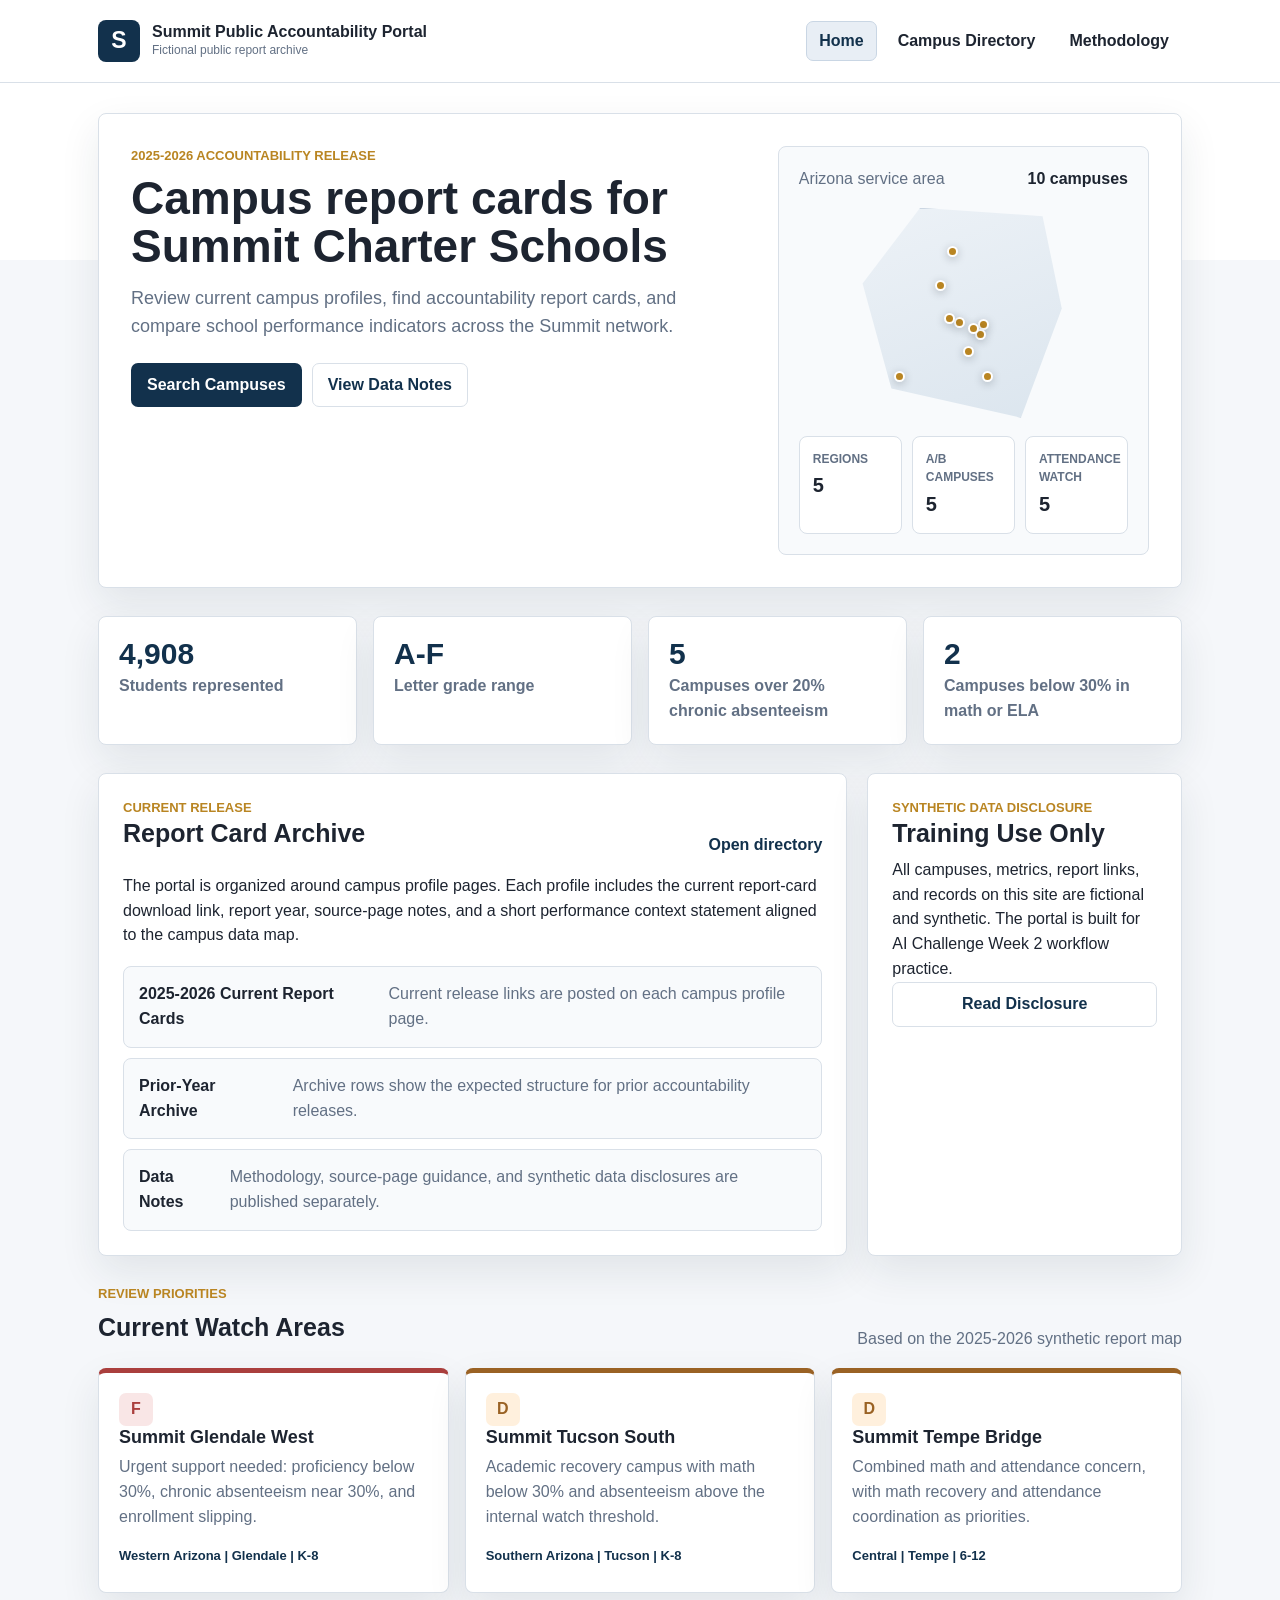
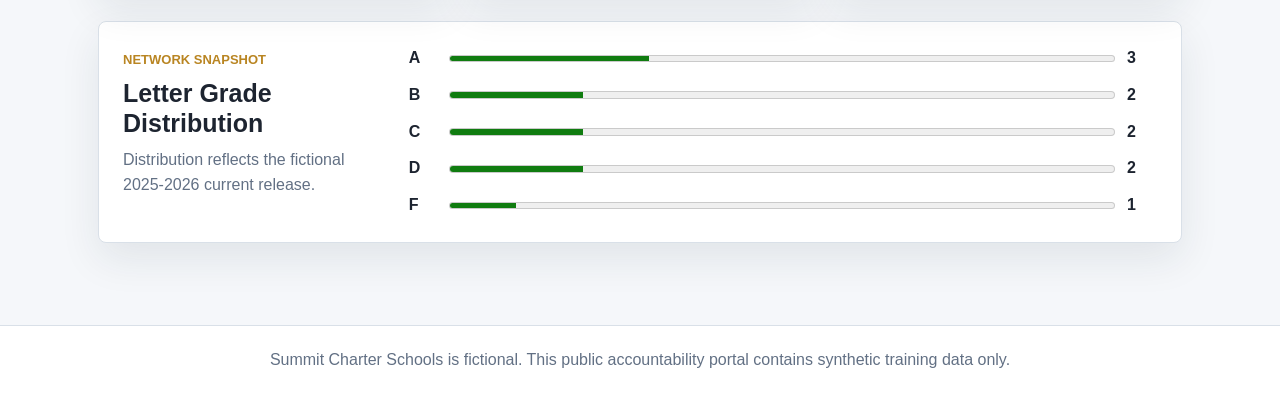
<file: index.html>
<!doctype html>
<html lang="en">
<head>
  <meta charset="utf-8">
  <meta name="viewport" content="width=device-width, initial-scale=1">
  <title>Summit Public Accountability Portal</title>
  <link rel="stylesheet" href="styles.css">
</head>
<body>
  <header class="site-header">
    <div class="header-inner">
      <a class="brand" href="index.html" aria-label="Summit Public Accountability Portal home">
        <span class="brand-mark">S</span>
        <span>
          <strong>Summit Public Accountability Portal</strong>
          <small>Fictional public report archive</small>
        </span>
      </a>
      <nav aria-label="Primary navigation">
        <a href="index.html" aria-current="page">Home</a>
        <a href="campus-directory.html">Campus Directory</a>
        <a href="methodology.html">Methodology</a>
      </nav>
    </div>
  </header>

  <main>
    <section class="home-hero">
      <div class="hero-copy">
        <p class="eyebrow">2025-2026 Accountability Release</p>
        <h1>Campus report cards for Summit Charter Schools</h1>
        <p class="lede">Review current campus profiles, find accountability report cards, and compare school performance indicators across the Summit network.</p>
        <div class="hero-actions" aria-label="Primary actions">
          <a class="button primary" href="campus-directory.html">Search Campuses</a>
          <a class="button secondary" href="methodology.html">View Data Notes</a>
        </div>
      </div>

      <div class="release-visual" aria-label="Arizona campus region overview">
        <div class="map-card">
          <div class="map-title">
            <span>Arizona service area</span>
            <strong>10 campuses</strong>
          </div>
          <div class="az-map" aria-hidden="true">
            <span class="map-dot phoenix"></span>
            <span class="map-dot mesa"></span>
            <span class="map-dot tucson"></span>
            <span class="map-dot flagstaff"></span>
            <span class="map-dot yuma"></span>
            <span class="map-dot chandler"></span>
            <span class="map-dot glendale"></span>
            <span class="map-dot tempe"></span>
            <span class="map-dot maricopa"></span>
            <span class="map-dot prescott"></span>
          </div>
          <dl class="mini-facts">
            <div><dt>Regions</dt><dd>5</dd></div>
            <div><dt>A/B campuses</dt><dd>5</dd></div>
            <div><dt>Attendance watch</dt><dd>5</dd></div>
          </dl>
        </div>
      </div>
    </section>

    <section class="summary-strip" aria-label="Network summary">
      <article class="summary-card">
        <span class="metric-value">4,908</span>
        <span class="metric-label">Students represented</span>
      </article>
      <article class="summary-card">
        <span class="metric-value">A-F</span>
        <span class="metric-label">Letter grade range</span>
      </article>
      <article class="summary-card">
        <span class="metric-value">5</span>
        <span class="metric-label">Campuses over 20% chronic absenteeism</span>
      </article>
      <article class="summary-card">
        <span class="metric-value">2</span>
        <span class="metric-label">Campuses below 30% in math or ELA</span>
      </article>
    </section>

    <section class="portal-grid">
      <article class="wide-panel">
        <div class="section-heading">
          <div>
            <p class="eyebrow">Current release</p>
            <h2>Report Card Archive</h2>
          </div>
          <a class="text-link" href="campus-directory.html">Open directory</a>
        </div>
        <p>The portal is organized around campus profile pages. Each profile includes the current report-card download link, report year, source-page notes, and a short performance context statement aligned to the campus data map.</p>
        <div class="archive-list">
          <div>
            <strong>2025-2026 Current Report Cards</strong>
            <span>Current release links are posted on each campus profile page.</span>
          </div>
          <div>
            <strong>Prior-Year Archive</strong>
            <span>Archive rows show the expected structure for prior accountability releases.</span>
          </div>
          <div>
            <strong>Data Notes</strong>
            <span>Methodology, source-page guidance, and synthetic data disclosures are published separately.</span>
          </div>
        </div>
      </article>

      <aside class="side-panel">
        <p class="eyebrow">Synthetic data disclosure</p>
        <h2>Training Use Only</h2>
        <p>All campuses, metrics, report links, and records on this site are fictional and synthetic. The portal is built for AI Challenge Week 2 workflow practice.</p>
        <a class="button secondary full" href="methodology.html#synthetic-data">Read Disclosure</a>
      </aside>
    </section>

    <section>
      <div class="section-heading">
        <div>
          <p class="eyebrow">Review priorities</p>
          <h2>Current Watch Areas</h2>
        </div>
        <span class="muted">Based on the 2025-2026 synthetic report map</span>
      </div>
      <div class="campus-cards">
        <a class="campus-card urgent" href="campuses/summit-glendale-west.html">
          <span class="badge badge-f">F</span>
          <h3>Summit Glendale West</h3>
          <p>Urgent support needed: proficiency below 30%, chronic absenteeism near 30%, and enrollment slipping.</p>
          <span class="card-meta">Western Arizona | Glendale | K-8</span>
        </a>
        <a class="campus-card watch" href="campuses/summit-tucson-south.html">
          <span class="badge badge-d">D</span>
          <h3>Summit Tucson South</h3>
          <p>Academic recovery campus with math below 30% and absenteeism above the internal watch threshold.</p>
          <span class="card-meta">Southern Arizona | Tucson | K-8</span>
        </a>
        <a class="campus-card watch" href="campuses/summit-tempe-bridge.html">
          <span class="badge badge-d">D</span>
          <h3>Summit Tempe Bridge</h3>
          <p>Combined math and attendance concern, with math recovery and attendance coordination as priorities.</p>
          <span class="card-meta">Central | Tempe | 6-12</span>
        </a>
      </div>
    </section>

    <section class="grade-panel" aria-label="Letter grade distribution">
      <div>
        <p class="eyebrow">Network snapshot</p>
        <h2>Letter Grade Distribution</h2>
        <p class="muted">Distribution reflects the fictional 2025-2026 current release.</p>
      </div>
      <div class="grade-bars">
        <div><span>A</span><meter min="0" max="10" value="3"></meter><strong>3</strong></div>
        <div><span>B</span><meter min="0" max="10" value="2"></meter><strong>2</strong></div>
        <div><span>C</span><meter min="0" max="10" value="2"></meter><strong>2</strong></div>
        <div><span>D</span><meter min="0" max="10" value="2"></meter><strong>2</strong></div>
        <div><span>F</span><meter min="0" max="10" value="1"></meter><strong>1</strong></div>
      </div>
    </section>
  </main>

  <footer>
    <p>Summit Charter Schools is fictional. This public accountability portal contains synthetic training data only.</p>
  </footer>
</body>
</html>
</file>
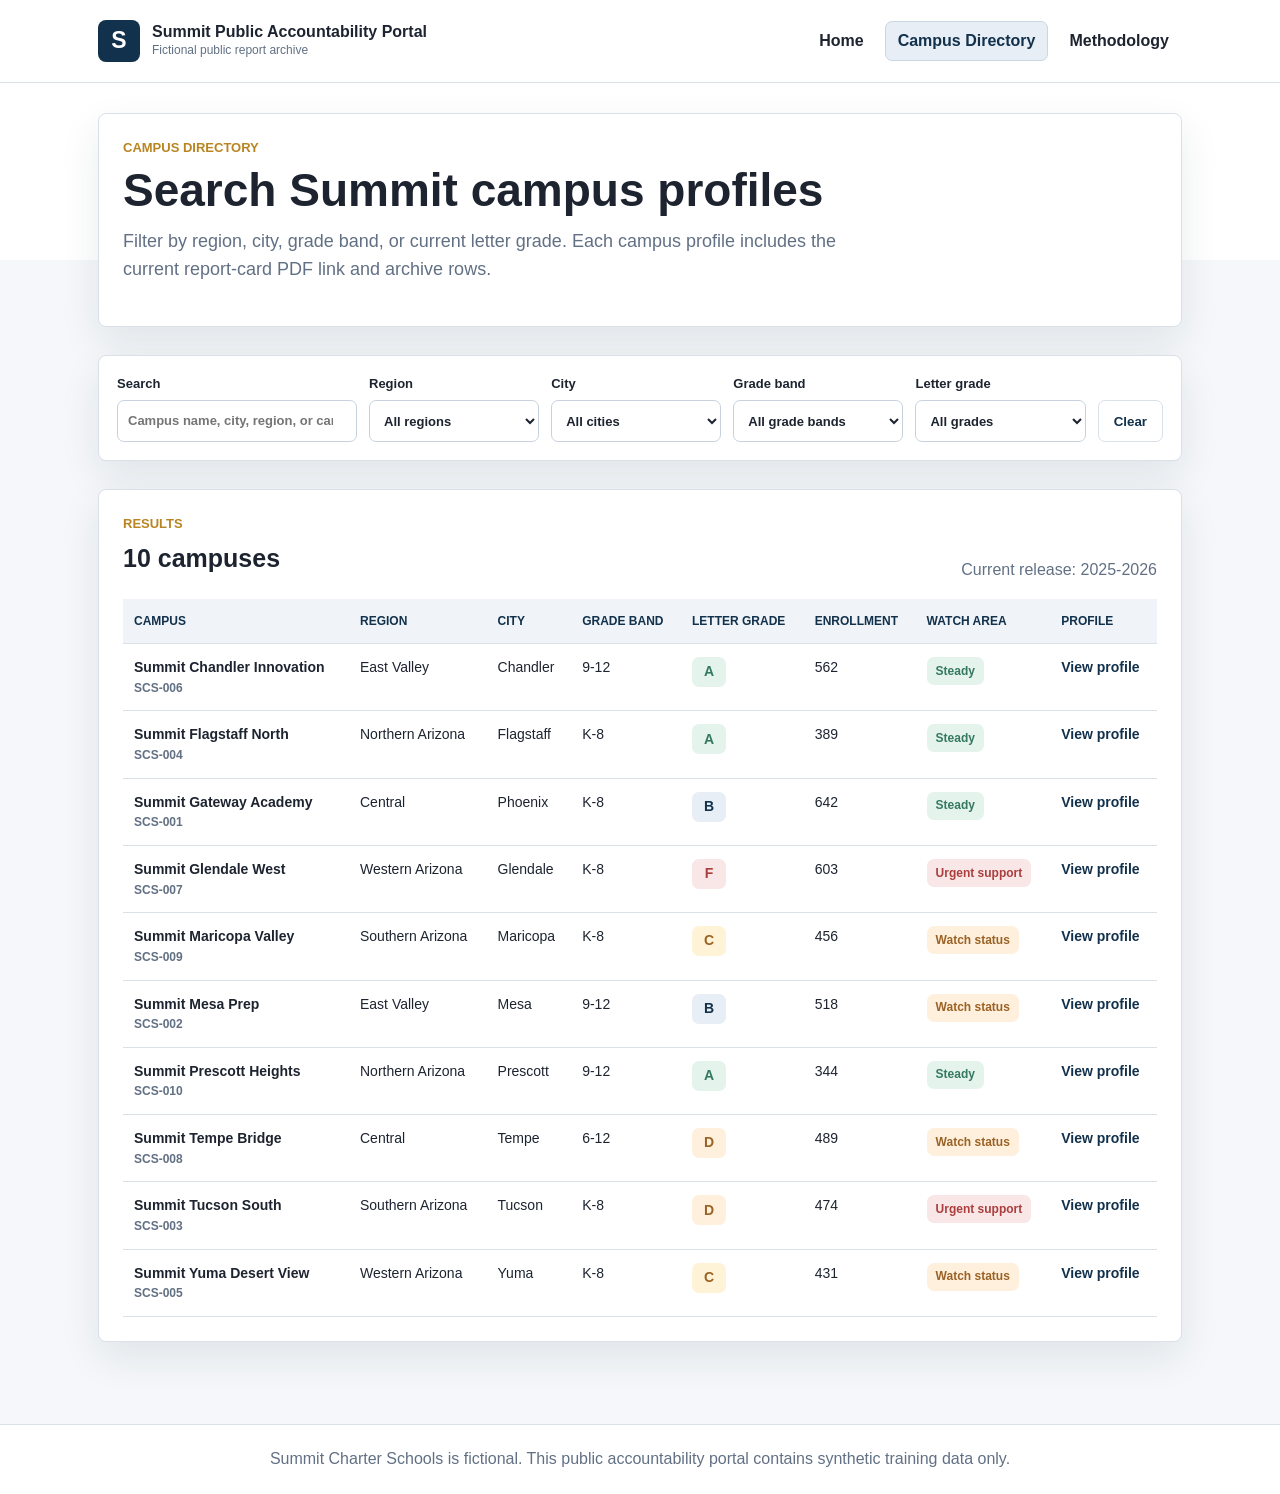
<file: campus-directory.html>
<!doctype html>
<html lang="en">
<head>
  <meta charset="utf-8">
  <meta name="viewport" content="width=device-width, initial-scale=1">
  <title>Campus Directory | Summit Public Accountability Portal</title>
  <link rel="stylesheet" href="styles.css">
</head>
<body>
  <header class="site-header compact">
    <div class="header-inner">
      <a class="brand" href="index.html" aria-label="Summit Public Accountability Portal home">
        <span class="brand-mark">S</span>
        <span>
          <strong>Summit Public Accountability Portal</strong>
          <small>Fictional public report archive</small>
        </span>
      </a>
      <nav aria-label="Primary navigation">
        <a href="index.html">Home</a>
        <a href="campus-directory.html" aria-current="page">Campus Directory</a>
        <a href="methodology.html">Methodology</a>
      </nav>
    </div>
  </header>

  <main>
    <section class="page-title">
      <p class="eyebrow">Campus directory</p>
      <h1>Search Summit campus profiles</h1>
      <p class="lede">Filter by region, city, grade band, or current letter grade. Each campus profile includes the current report-card PDF link and archive rows.</p>
    </section>

    <section class="filter-panel" aria-label="Campus filters">
      <label>
        Search
        <input id="searchInput" type="search" placeholder="Campus name, city, region, or campus ID">
      </label>
      <label>
        Region
        <select id="regionFilter">
          <option value="">All regions</option>
        </select>
      </label>
      <label>
        City
        <select id="cityFilter">
          <option value="">All cities</option>
        </select>
      </label>
      <label>
        Grade band
        <select id="gradeBandFilter">
          <option value="">All grade bands</option>
        </select>
      </label>
      <label>
        Letter grade
        <select id="letterGradeFilter">
          <option value="">All grades</option>
        </select>
      </label>
      <button class="button secondary" id="clearFilters" type="button">Clear</button>
    </section>

    <section class="directory-panel">
      <div class="section-heading">
        <div>
          <p class="eyebrow">Results</p>
          <h2 id="resultCount">10 campuses</h2>
        </div>
        <span class="muted">Current release: 2025-2026</span>
      </div>
      <div class="table-wrap">
        <table>
          <thead>
            <tr>
              <th>Campus</th>
              <th>Region</th>
              <th>City</th>
              <th>Grade Band</th>
              <th>Letter Grade</th>
              <th>Enrollment</th>
              <th>Watch Area</th>
              <th>Profile</th>
            </tr>
          </thead>
          <tbody id="campusTableBody"></tbody>
        </table>
      </div>
      <p class="empty-state" id="emptyState" hidden>No campuses match the selected filters.</p>
    </section>
  </main>

  <footer>
    <p>Summit Charter Schools is fictional. This public accountability portal contains synthetic training data only.</p>
  </footer>

  <script src="campus-data.js"></script>
  <script src="directory.js"></script>
</body>
</html>
</file>
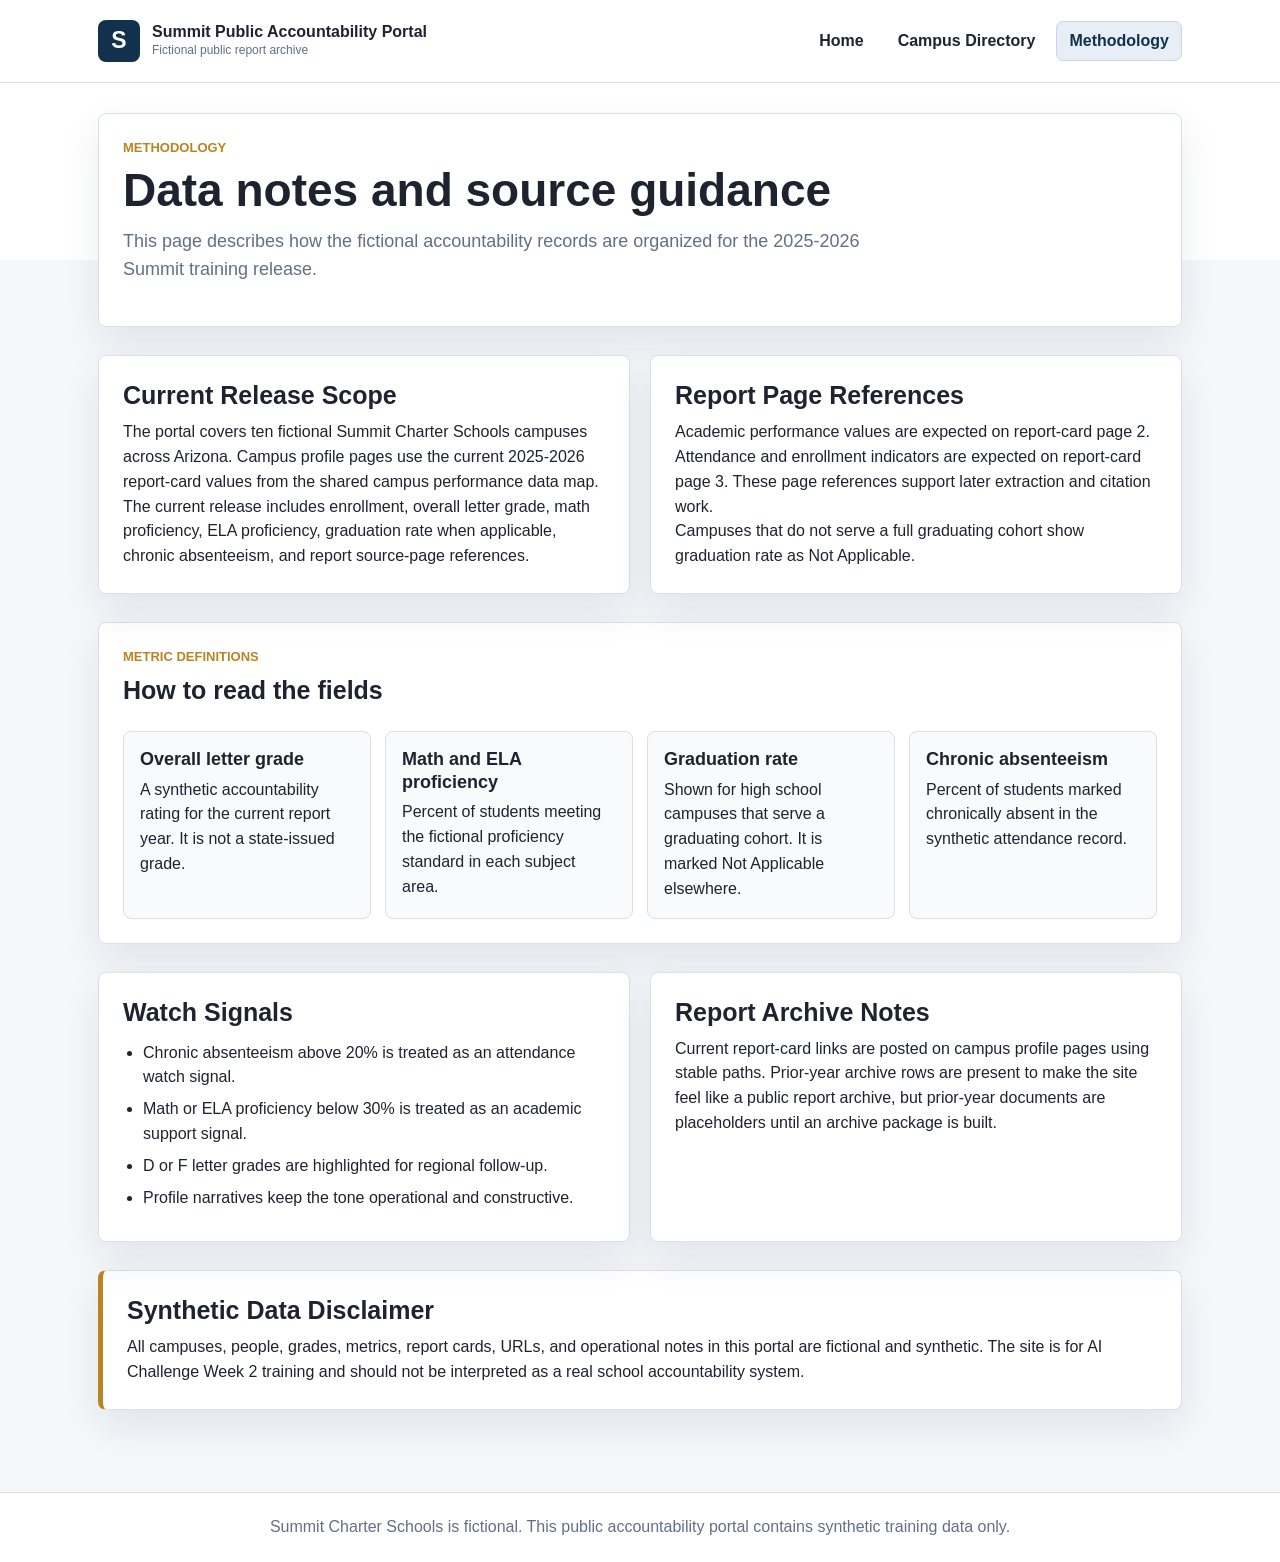
<file: methodology.html>
<!doctype html>
<html lang="en">
<head>
  <meta charset="utf-8">
  <meta name="viewport" content="width=device-width, initial-scale=1">
  <title>Methodology and Data Notes | Summit Public Accountability Portal</title>
  <link rel="stylesheet" href="styles.css">
</head>
<body>
  <header class="site-header compact">
    <div class="header-inner">
      <a class="brand" href="index.html" aria-label="Summit Public Accountability Portal home">
        <span class="brand-mark">S</span>
        <span>
          <strong>Summit Public Accountability Portal</strong>
          <small>Fictional public report archive</small>
        </span>
      </a>
      <nav aria-label="Primary navigation">
        <a href="index.html">Home</a>
        <a href="campus-directory.html">Campus Directory</a>
        <a href="methodology.html" aria-current="page">Methodology</a>
      </nav>
    </div>
  </header>

  <main>
    <section class="page-title">
      <p class="eyebrow">Methodology</p>
      <h1>Data notes and source guidance</h1>
      <p class="lede">This page describes how the fictional accountability records are organized for the 2025-2026 Summit training release.</p>
    </section>

    <section class="content-grid">
      <article>
        <h2>Current Release Scope</h2>
        <p>The portal covers ten fictional Summit Charter Schools campuses across Arizona. Campus profile pages use the current 2025-2026 report-card values from the shared campus performance data map.</p>
        <p>The current release includes enrollment, overall letter grade, math proficiency, ELA proficiency, graduation rate when applicable, chronic absenteeism, and report source-page references.</p>
      </article>
      <article>
        <h2>Report Page References</h2>
        <p>Academic performance values are expected on report-card page 2. Attendance and enrollment indicators are expected on report-card page 3. These page references support later extraction and citation work.</p>
        <p>Campuses that do not serve a full graduating cohort show graduation rate as Not Applicable.</p>
      </article>
    </section>

    <section class="directory-panel">
      <div class="section-heading">
        <div>
          <p class="eyebrow">Metric definitions</p>
          <h2>How to read the fields</h2>
        </div>
      </div>
      <div class="definition-grid">
        <div>
          <h3>Overall letter grade</h3>
          <p>A synthetic accountability rating for the current report year. It is not a state-issued grade.</p>
        </div>
        <div>
          <h3>Math and ELA proficiency</h3>
          <p>Percent of students meeting the fictional proficiency standard in each subject area.</p>
        </div>
        <div>
          <h3>Graduation rate</h3>
          <p>Shown for high school campuses that serve a graduating cohort. It is marked Not Applicable elsewhere.</p>
        </div>
        <div>
          <h3>Chronic absenteeism</h3>
          <p>Percent of students marked chronically absent in the synthetic attendance record.</p>
        </div>
      </div>
    </section>

    <section class="content-grid">
      <article>
        <h2>Watch Signals</h2>
        <ul class="check-list">
          <li>Chronic absenteeism above 20% is treated as an attendance watch signal.</li>
          <li>Math or ELA proficiency below 30% is treated as an academic support signal.</li>
          <li>D or F letter grades are highlighted for regional follow-up.</li>
          <li>Profile narratives keep the tone operational and constructive.</li>
        </ul>
      </article>
      <article>
        <h2>Report Archive Notes</h2>
        <p>Current report-card links are posted on campus profile pages using stable paths. Prior-year archive rows are present to make the site feel like a public report archive, but prior-year documents are placeholders until an archive package is built.</p>
      </article>
    </section>

    <section class="notice" id="synthetic-data">
      <h2>Synthetic Data Disclaimer</h2>
      <p>All campuses, people, grades, metrics, report cards, URLs, and operational notes in this portal are fictional and synthetic. The site is for AI Challenge Week 2 training and should not be interpreted as a real school accountability system.</p>
    </section>
  </main>

  <footer>
    <p>Summit Charter Schools is fictional. This public accountability portal contains synthetic training data only.</p>
  </footer>
</body>
</html>
</file>
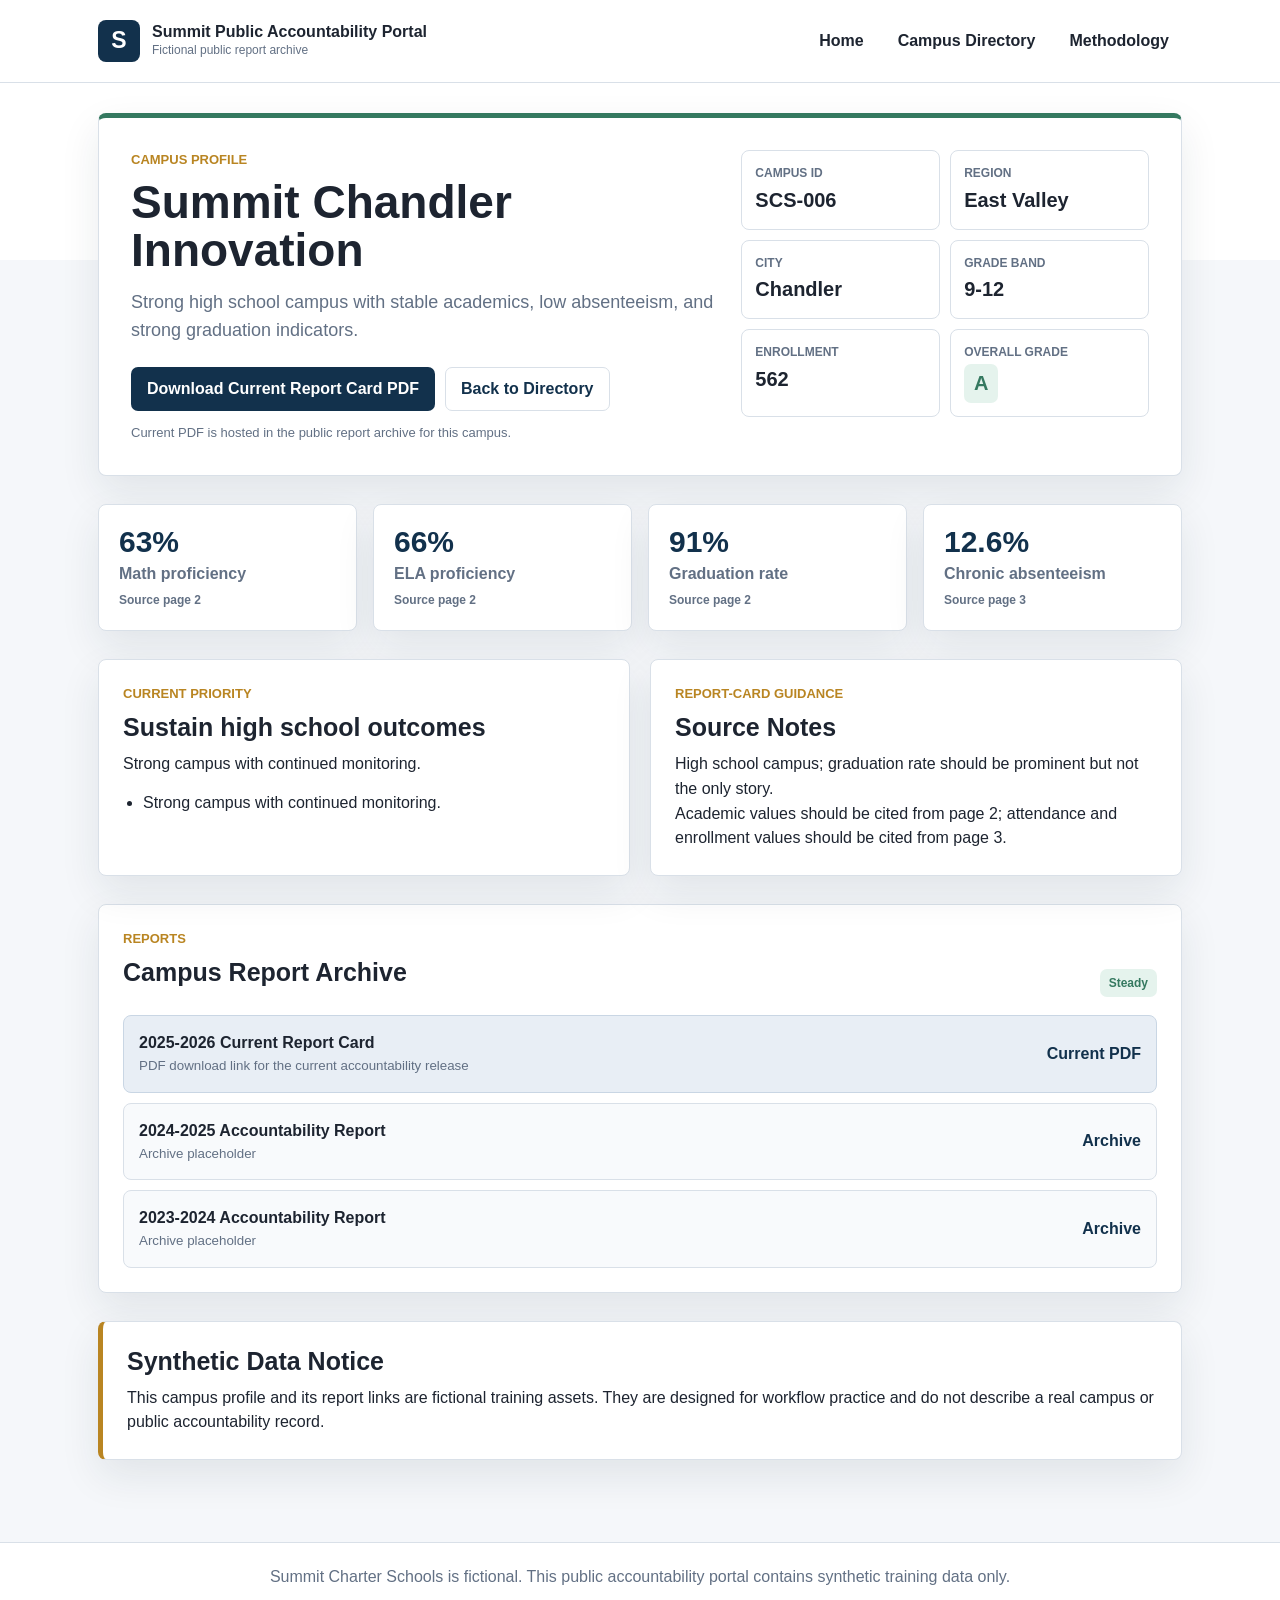
<file: campuses/summit-chandler-innovation.html>
<!doctype html>
<html lang="en">
<head>
  <meta charset="utf-8">
  <meta name="viewport" content="width=device-width, initial-scale=1">
  <title>Summit Chandler Innovation | Summit Public Accountability Portal</title>
  <link rel="stylesheet" href="../styles.css">
</head>
<body>
  <header class="site-header compact">
    <div class="header-inner">
      <a class="brand" href="../index.html" aria-label="Summit Public Accountability Portal home">
        <span class="brand-mark">S</span>
        <span><strong>Summit Public Accountability Portal</strong><small>Fictional public report archive</small></span>
      </a>
      <nav aria-label="Primary navigation">
        <a href="../index.html">Home</a>
        <a href="../campus-directory.html">Campus Directory</a>
        <a href="../methodology.html">Methodology</a>
      </nav>
    </div>
  </header>
  <main data-campus-id="SCS-006">
    <section class="page-title"><p class="eyebrow">Campus profile</p><h1 class="profile-title">Summit Chandler Innovation</h1><p class="lede profile-lede">Loading current campus report profile.</p><p><a class="text-link" href="../reports/current/summit-chandler-innovation-current-report-card.pdf" download>Current Report Card PDF</a></p></section>
  </main>
  <footer><p>Summit Charter Schools is fictional. This public accountability portal contains synthetic training data only.</p></footer>
  <script src="../campus-data.js"></script>
  <script src="../campus-profile.js"></script>
</body>
</html>
</file>
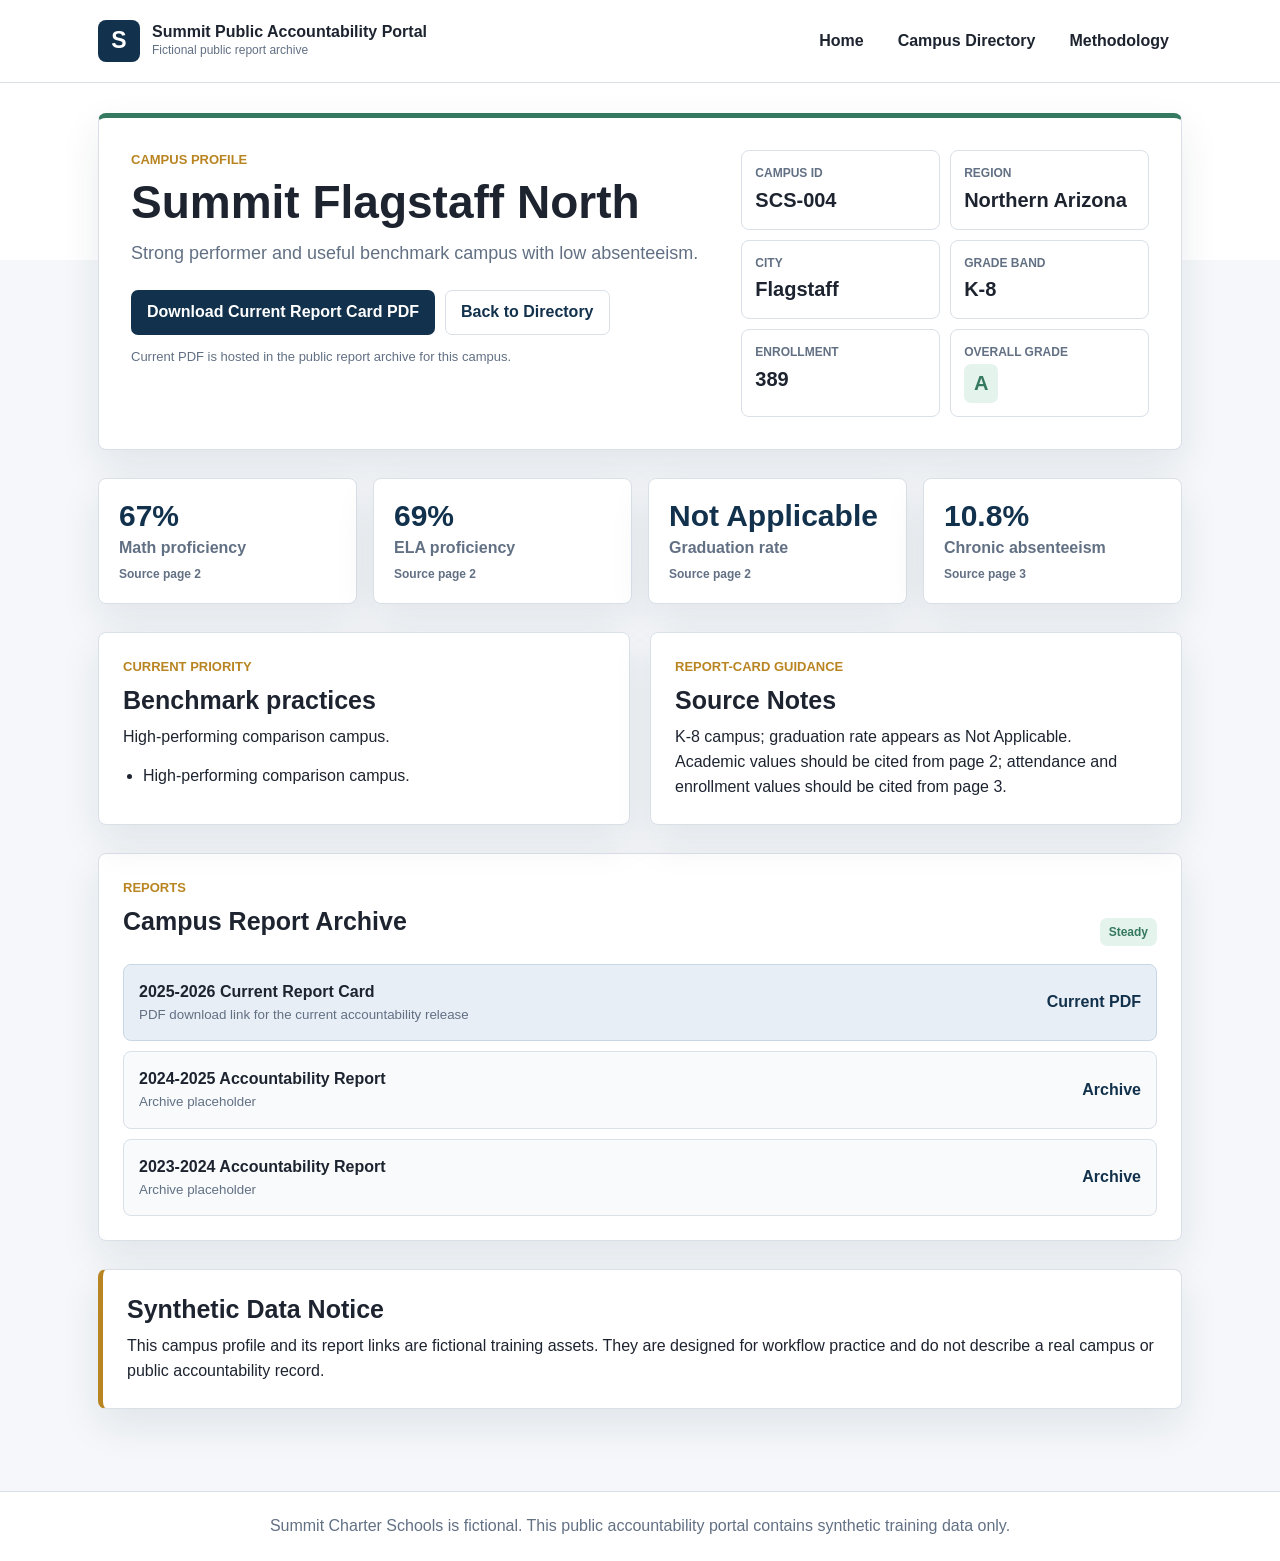
<file: campuses/summit-flagstaff-north.html>
<!doctype html>
<html lang="en">
<head>
  <meta charset="utf-8">
  <meta name="viewport" content="width=device-width, initial-scale=1">
  <title>Summit Flagstaff North | Summit Public Accountability Portal</title>
  <link rel="stylesheet" href="../styles.css">
</head>
<body>
  <header class="site-header compact">
    <div class="header-inner">
      <a class="brand" href="../index.html" aria-label="Summit Public Accountability Portal home">
        <span class="brand-mark">S</span>
        <span><strong>Summit Public Accountability Portal</strong><small>Fictional public report archive</small></span>
      </a>
      <nav aria-label="Primary navigation">
        <a href="../index.html">Home</a>
        <a href="../campus-directory.html">Campus Directory</a>
        <a href="../methodology.html">Methodology</a>
      </nav>
    </div>
  </header>
  <main data-campus-id="SCS-004">
    <section class="page-title"><p class="eyebrow">Campus profile</p><h1 class="profile-title">Summit Flagstaff North</h1><p class="lede profile-lede">Loading current campus report profile.</p><p><a class="text-link" href="../reports/current/summit-flagstaff-north-current-report-card.pdf" download>Current Report Card PDF</a></p></section>
  </main>
  <footer><p>Summit Charter Schools is fictional. This public accountability portal contains synthetic training data only.</p></footer>
  <script src="../campus-data.js"></script>
  <script src="../campus-profile.js"></script>
</body>
</html>
</file>
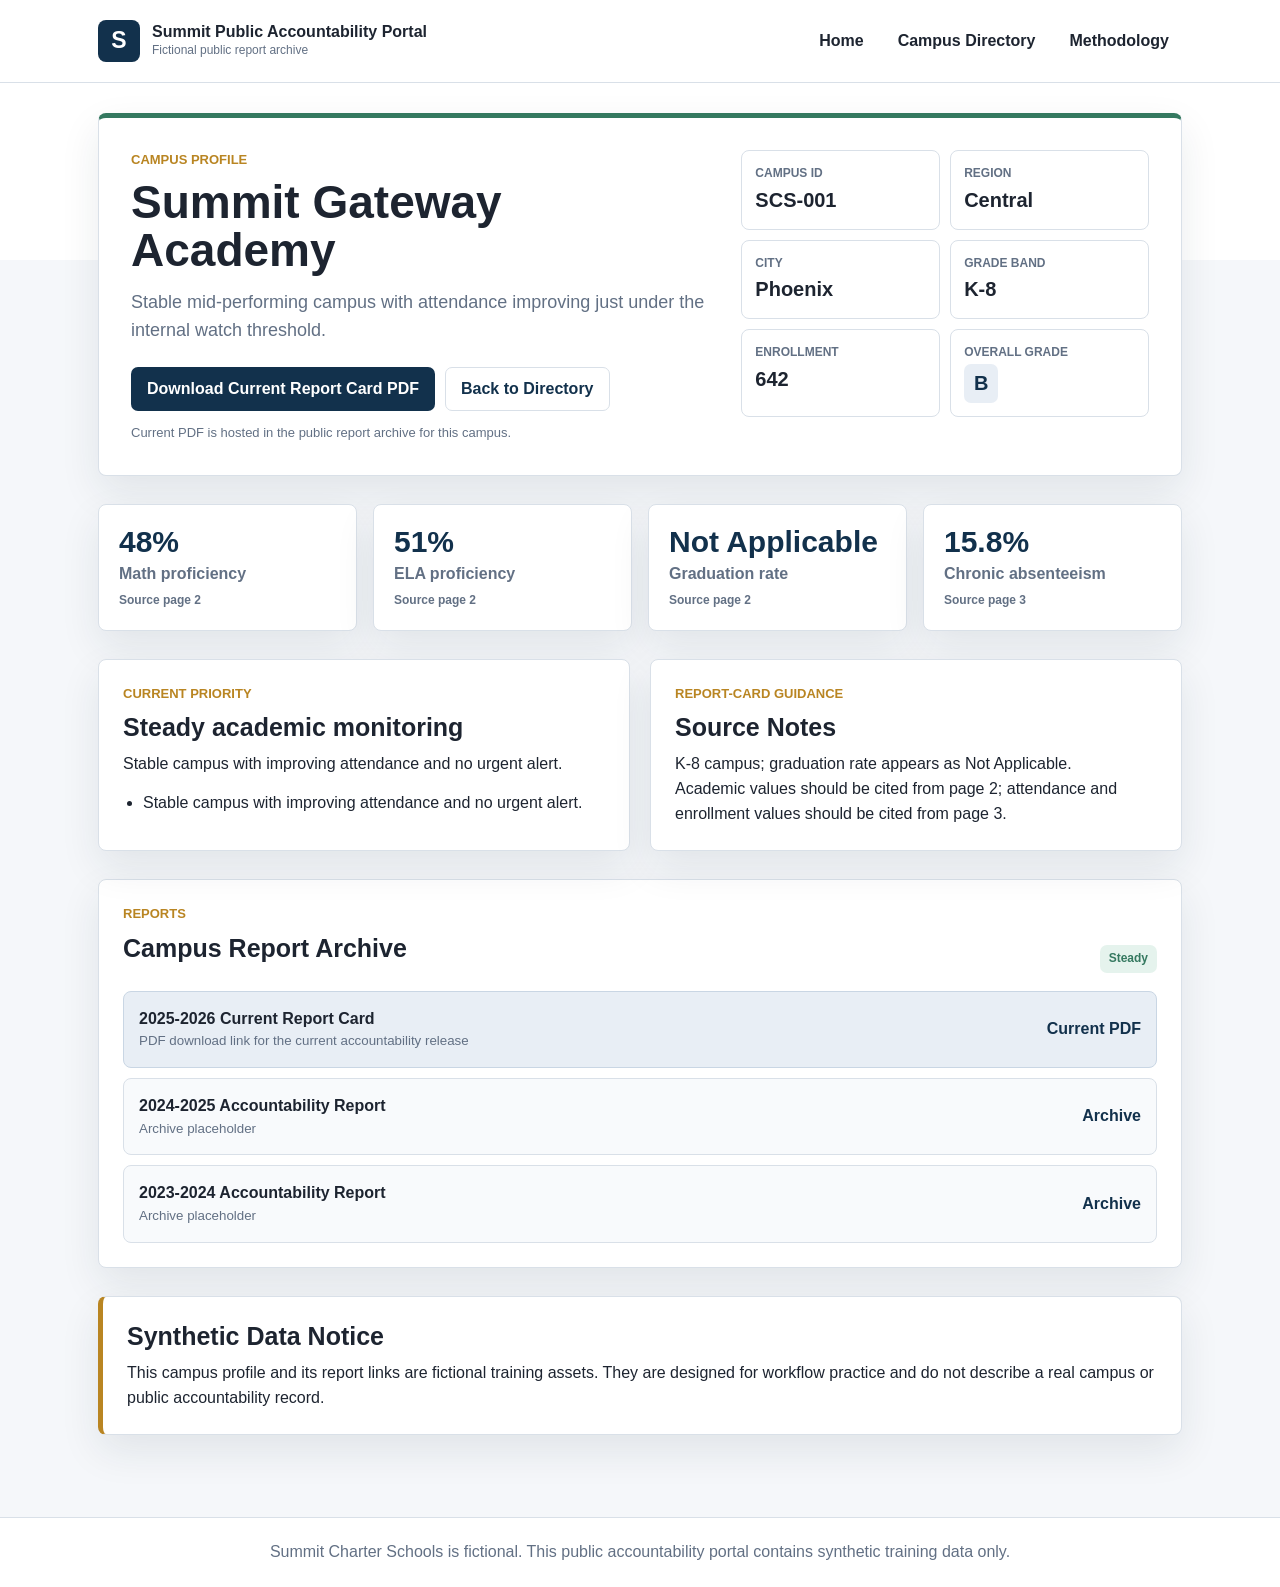
<file: campuses/summit-gateway-academy.html>
<!doctype html>
<html lang="en">
<head>
  <meta charset="utf-8">
  <meta name="viewport" content="width=device-width, initial-scale=1">
  <title>Summit Gateway Academy | Summit Public Accountability Portal</title>
  <link rel="stylesheet" href="../styles.css">
</head>
<body>
  <header class="site-header compact">
    <div class="header-inner">
      <a class="brand" href="../index.html" aria-label="Summit Public Accountability Portal home">
        <span class="brand-mark">S</span>
        <span><strong>Summit Public Accountability Portal</strong><small>Fictional public report archive</small></span>
      </a>
      <nav aria-label="Primary navigation">
        <a href="../index.html">Home</a>
        <a href="../campus-directory.html">Campus Directory</a>
        <a href="../methodology.html">Methodology</a>
      </nav>
    </div>
  </header>
  <main data-campus-id="SCS-001">
    <section class="page-title"><p class="eyebrow">Campus profile</p><h1 class="profile-title">Summit Gateway Academy</h1><p class="lede profile-lede">Loading current campus report profile.</p><p><a class="text-link" href="../reports/current/summit-gateway-academy-current-report-card.pdf" download>Current Report Card PDF</a></p></section>
  </main>
  <footer><p>Summit Charter Schools is fictional. This public accountability portal contains synthetic training data only.</p></footer>
  <script src="../campus-data.js"></script>
  <script src="../campus-profile.js"></script>
</body>
</html>
</file>
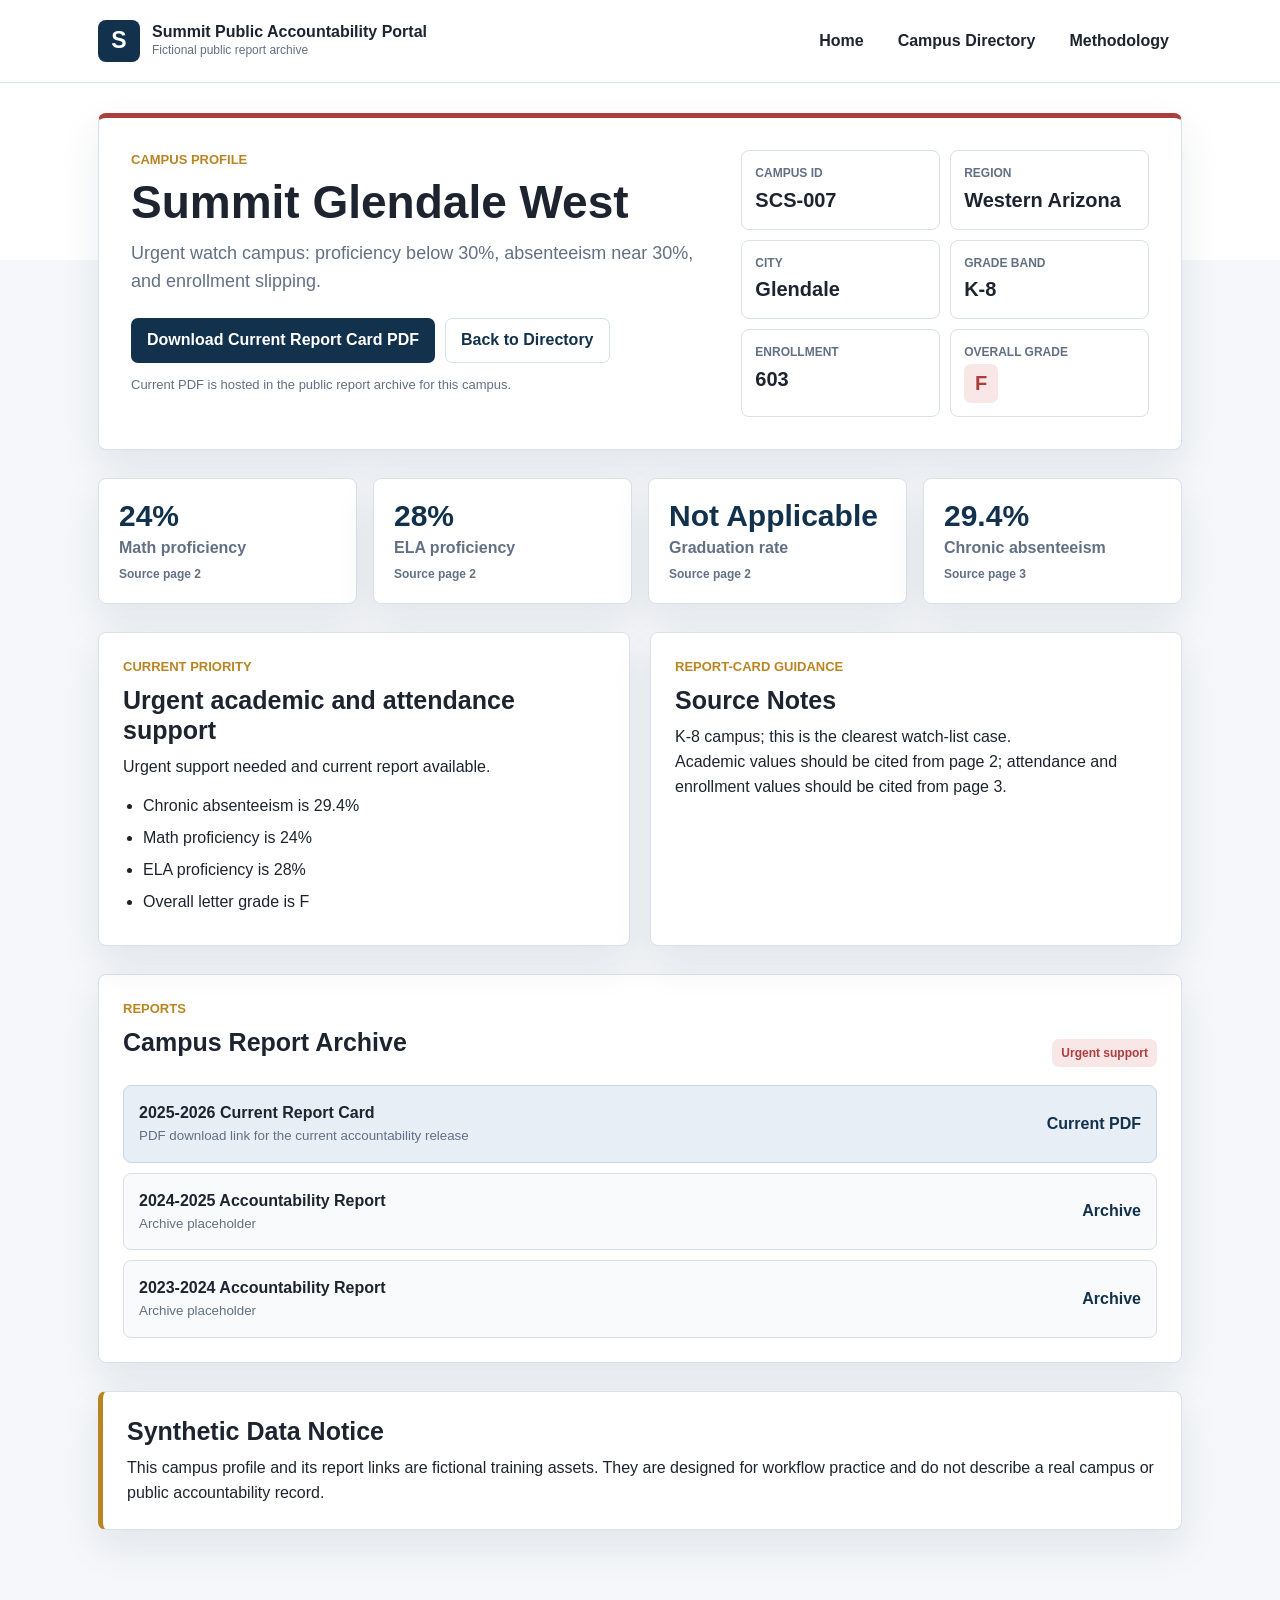
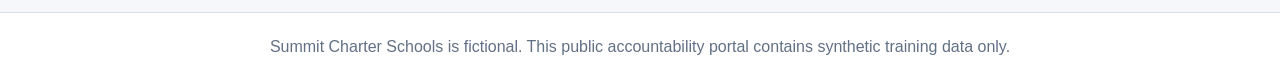
<file: campuses/summit-glendale-west.html>
<!doctype html>
<html lang="en">
<head>
  <meta charset="utf-8">
  <meta name="viewport" content="width=device-width, initial-scale=1">
  <title>Summit Glendale West | Summit Public Accountability Portal</title>
  <link rel="stylesheet" href="../styles.css">
</head>
<body>
  <header class="site-header compact">
    <div class="header-inner">
      <a class="brand" href="../index.html" aria-label="Summit Public Accountability Portal home">
        <span class="brand-mark">S</span>
        <span><strong>Summit Public Accountability Portal</strong><small>Fictional public report archive</small></span>
      </a>
      <nav aria-label="Primary navigation">
        <a href="../index.html">Home</a>
        <a href="../campus-directory.html">Campus Directory</a>
        <a href="../methodology.html">Methodology</a>
      </nav>
    </div>
  </header>
  <main data-campus-id="SCS-007">
    <section class="page-title"><p class="eyebrow">Campus profile</p><h1 class="profile-title">Summit Glendale West</h1><p class="lede profile-lede">Loading current campus report profile.</p><p><a class="text-link" href="../reports/current/summit-glendale-west-current-report-card.pdf" download>Current Report Card PDF</a></p></section>
  </main>
  <footer><p>Summit Charter Schools is fictional. This public accountability portal contains synthetic training data only.</p></footer>
  <script src="../campus-data.js"></script>
  <script src="../campus-profile.js"></script>
</body>
</html>
</file>
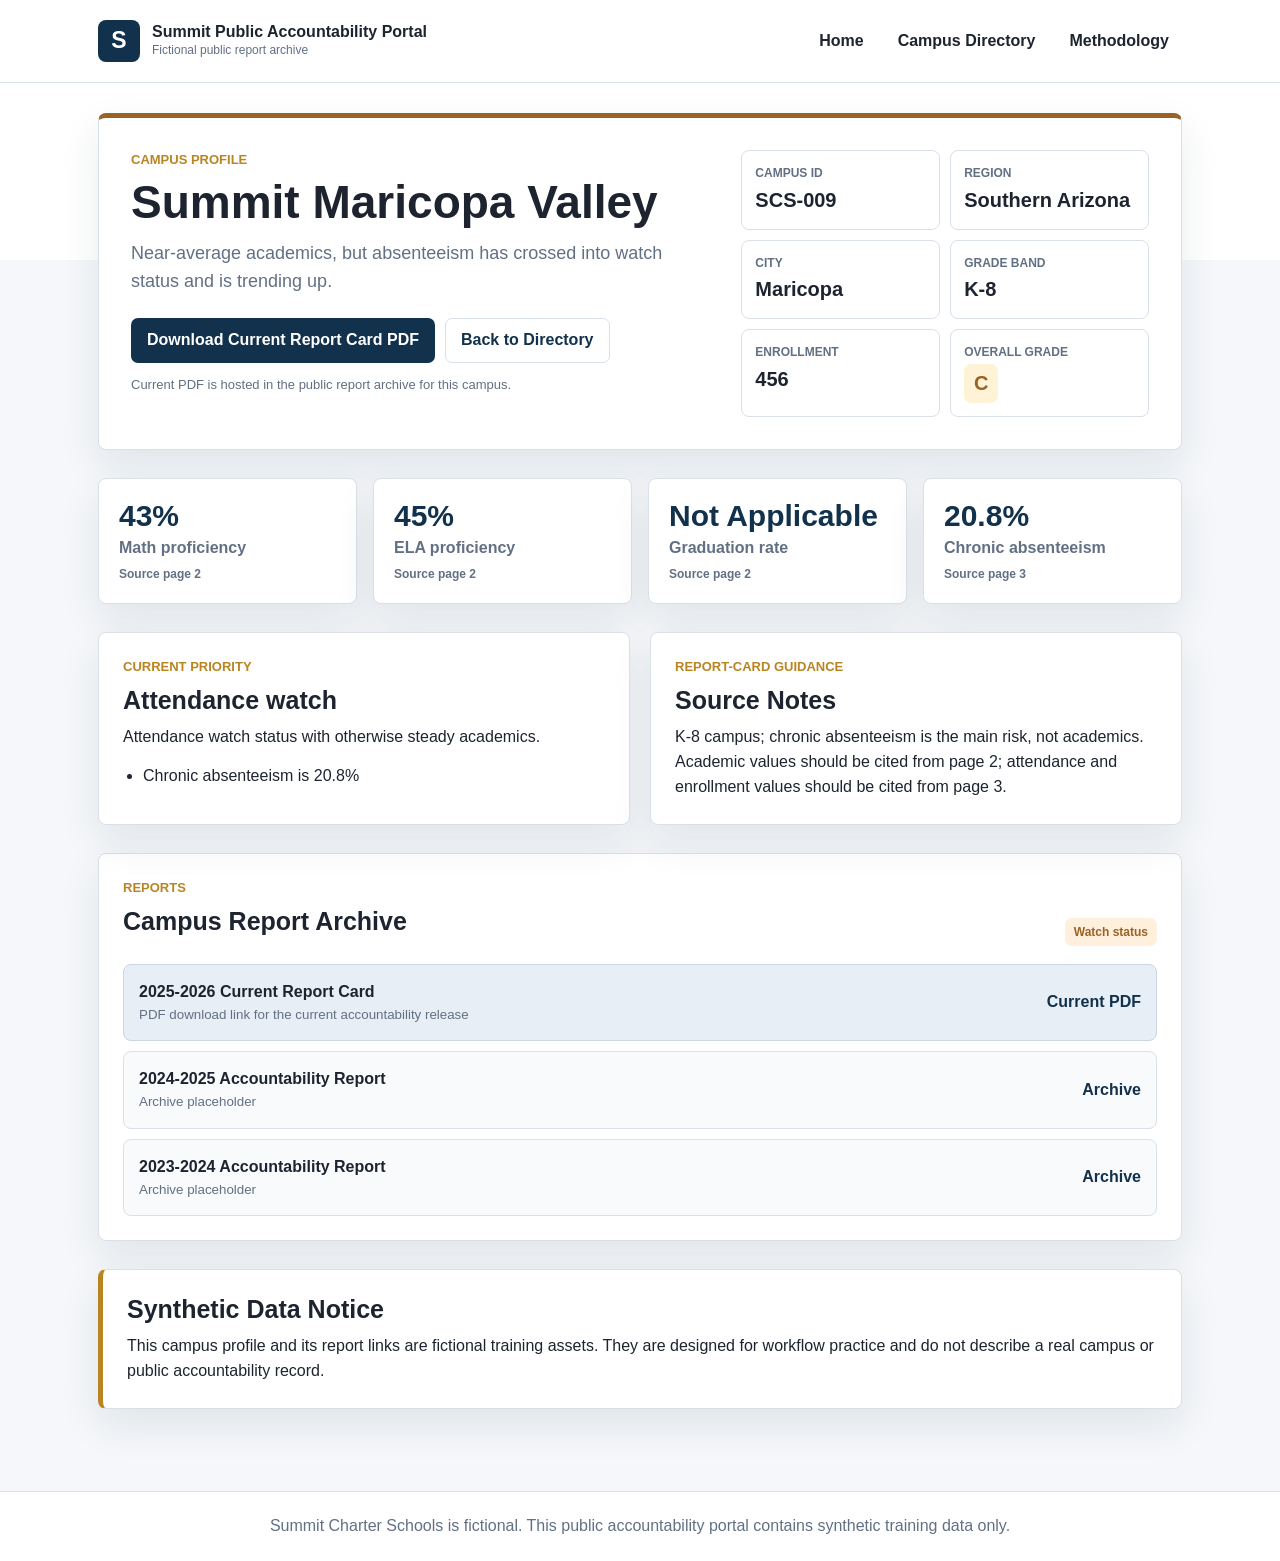
<file: campuses/summit-maricopa-valley.html>
<!doctype html>
<html lang="en">
<head>
  <meta charset="utf-8">
  <meta name="viewport" content="width=device-width, initial-scale=1">
  <title>Summit Maricopa Valley | Summit Public Accountability Portal</title>
  <link rel="stylesheet" href="../styles.css">
</head>
<body>
  <header class="site-header compact">
    <div class="header-inner">
      <a class="brand" href="../index.html" aria-label="Summit Public Accountability Portal home">
        <span class="brand-mark">S</span>
        <span><strong>Summit Public Accountability Portal</strong><small>Fictional public report archive</small></span>
      </a>
      <nav aria-label="Primary navigation">
        <a href="../index.html">Home</a>
        <a href="../campus-directory.html">Campus Directory</a>
        <a href="../methodology.html">Methodology</a>
      </nav>
    </div>
  </header>
  <main data-campus-id="SCS-009">
    <section class="page-title"><p class="eyebrow">Campus profile</p><h1 class="profile-title">Summit Maricopa Valley</h1><p class="lede profile-lede">Loading current campus report profile.</p><p><a class="text-link" href="../reports/current/summit-maricopa-valley-current-report-card.pdf" download>Current Report Card PDF</a></p></section>
  </main>
  <footer><p>Summit Charter Schools is fictional. This public accountability portal contains synthetic training data only.</p></footer>
  <script src="../campus-data.js"></script>
  <script src="../campus-profile.js"></script>
</body>
</html>
</file>
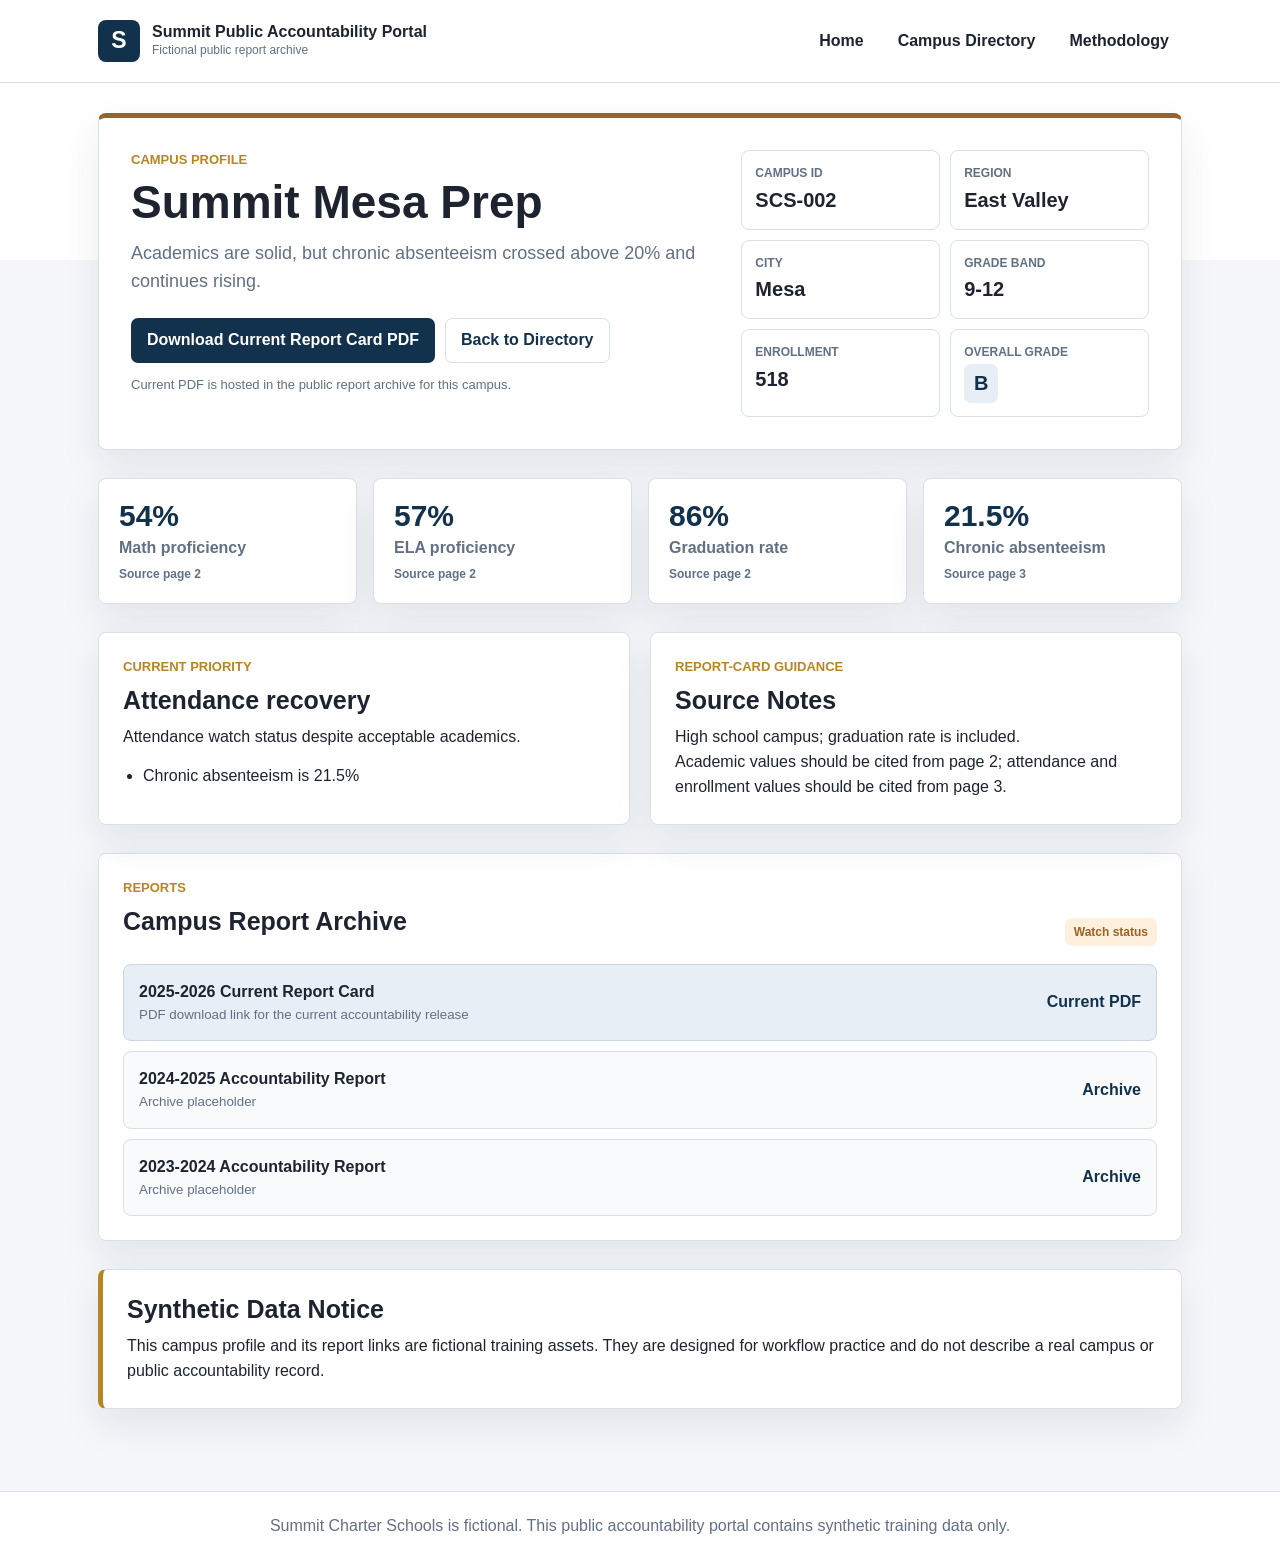
<file: campuses/summit-mesa-prep.html>
<!doctype html>
<html lang="en">
<head>
  <meta charset="utf-8">
  <meta name="viewport" content="width=device-width, initial-scale=1">
  <title>Summit Mesa Prep | Summit Public Accountability Portal</title>
  <link rel="stylesheet" href="../styles.css">
</head>
<body>
  <header class="site-header compact">
    <div class="header-inner">
      <a class="brand" href="../index.html" aria-label="Summit Public Accountability Portal home">
        <span class="brand-mark">S</span>
        <span><strong>Summit Public Accountability Portal</strong><small>Fictional public report archive</small></span>
      </a>
      <nav aria-label="Primary navigation">
        <a href="../index.html">Home</a>
        <a href="../campus-directory.html">Campus Directory</a>
        <a href="../methodology.html">Methodology</a>
      </nav>
    </div>
  </header>
  <main data-campus-id="SCS-002">
    <section class="page-title"><p class="eyebrow">Campus profile</p><h1 class="profile-title">Summit Mesa Prep</h1><p class="lede profile-lede">Loading current campus report profile.</p><p><a class="text-link" href="../reports/current/summit-mesa-prep-current-report-card.pdf" download>Current Report Card PDF</a></p></section>
  </main>
  <footer><p>Summit Charter Schools is fictional. This public accountability portal contains synthetic training data only.</p></footer>
  <script src="../campus-data.js"></script>
  <script src="../campus-profile.js"></script>
</body>
</html>
</file>
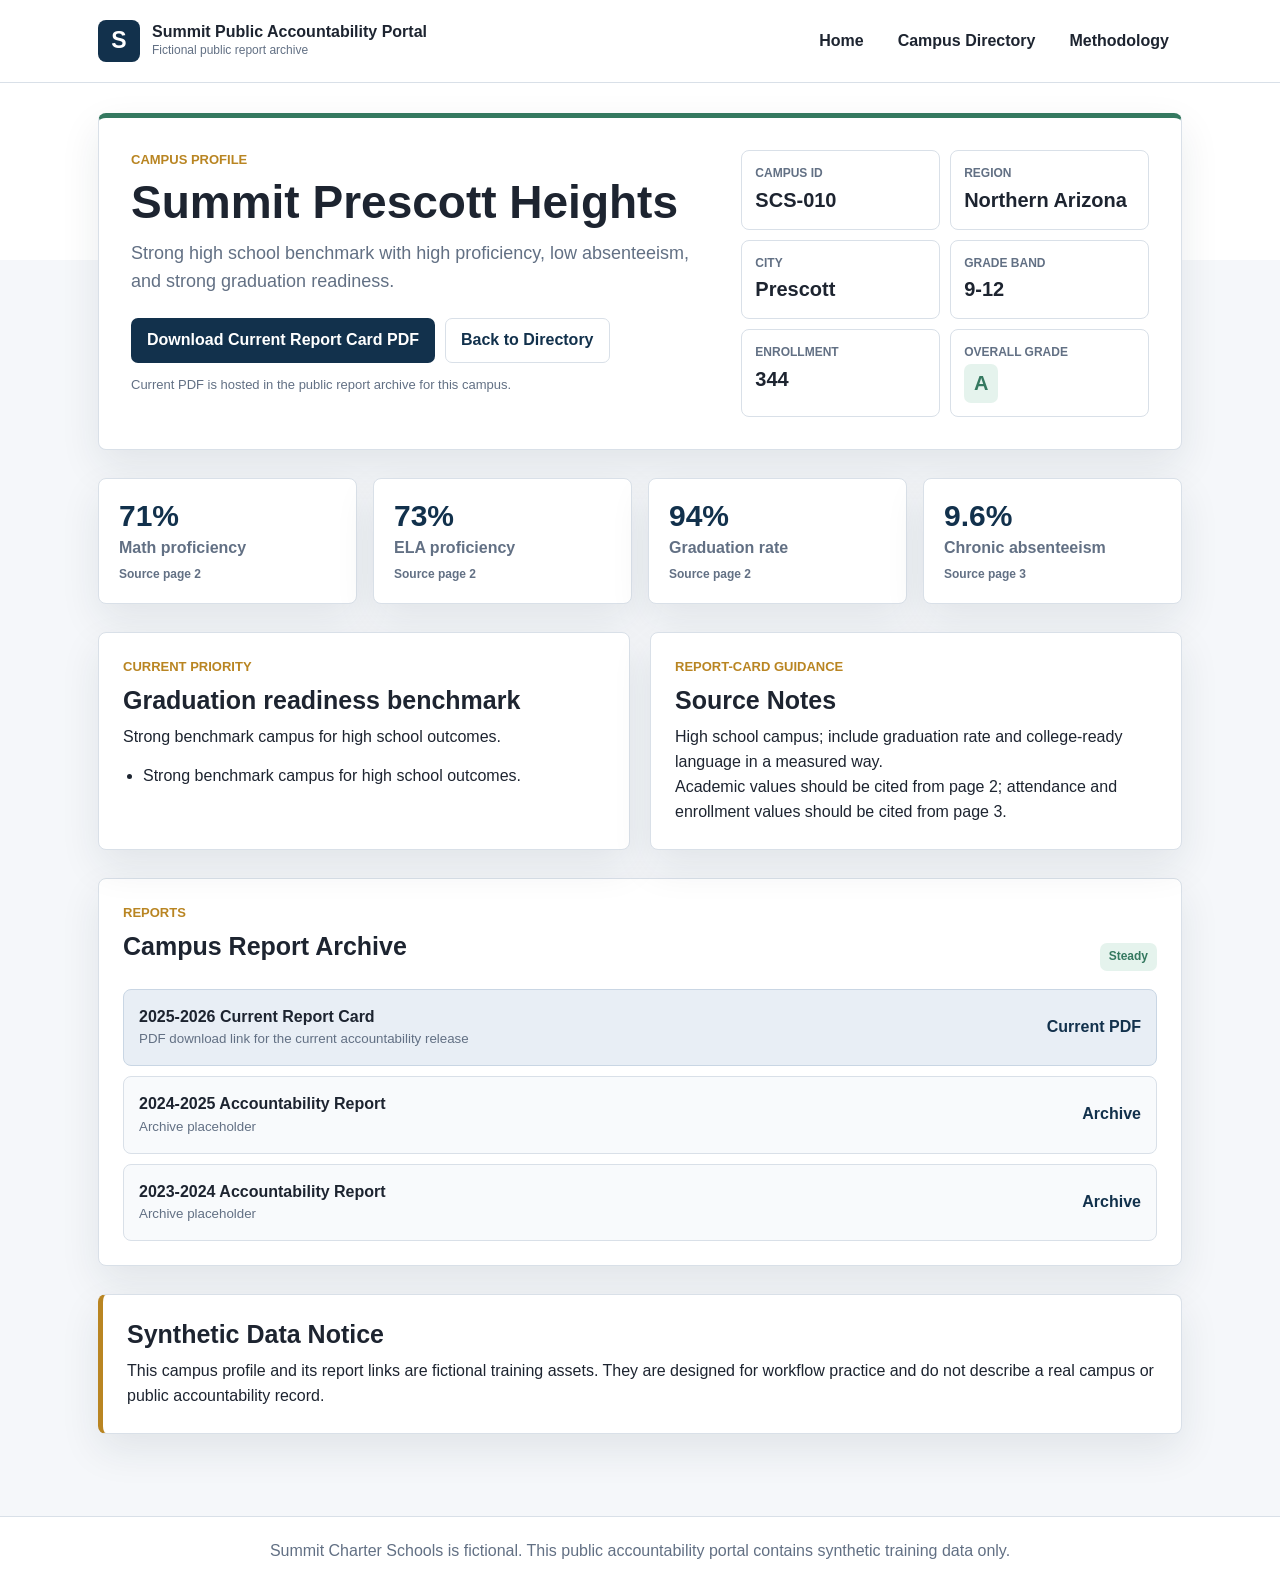
<file: campuses/summit-prescott-heights.html>
<!doctype html>
<html lang="en">
<head>
  <meta charset="utf-8">
  <meta name="viewport" content="width=device-width, initial-scale=1">
  <title>Summit Prescott Heights | Summit Public Accountability Portal</title>
  <link rel="stylesheet" href="../styles.css">
</head>
<body>
  <header class="site-header compact">
    <div class="header-inner">
      <a class="brand" href="../index.html" aria-label="Summit Public Accountability Portal home">
        <span class="brand-mark">S</span>
        <span><strong>Summit Public Accountability Portal</strong><small>Fictional public report archive</small></span>
      </a>
      <nav aria-label="Primary navigation">
        <a href="../index.html">Home</a>
        <a href="../campus-directory.html">Campus Directory</a>
        <a href="../methodology.html">Methodology</a>
      </nav>
    </div>
  </header>
  <main data-campus-id="SCS-010">
    <section class="page-title"><p class="eyebrow">Campus profile</p><h1 class="profile-title">Summit Prescott Heights</h1><p class="lede profile-lede">Loading current campus report profile.</p><p><a class="text-link" href="../reports/current/summit-prescott-heights-current-report-card.pdf" download>Current Report Card PDF</a></p></section>
  </main>
  <footer><p>Summit Charter Schools is fictional. This public accountability portal contains synthetic training data only.</p></footer>
  <script src="../campus-data.js"></script>
  <script src="../campus-profile.js"></script>
</body>
</html>
</file>
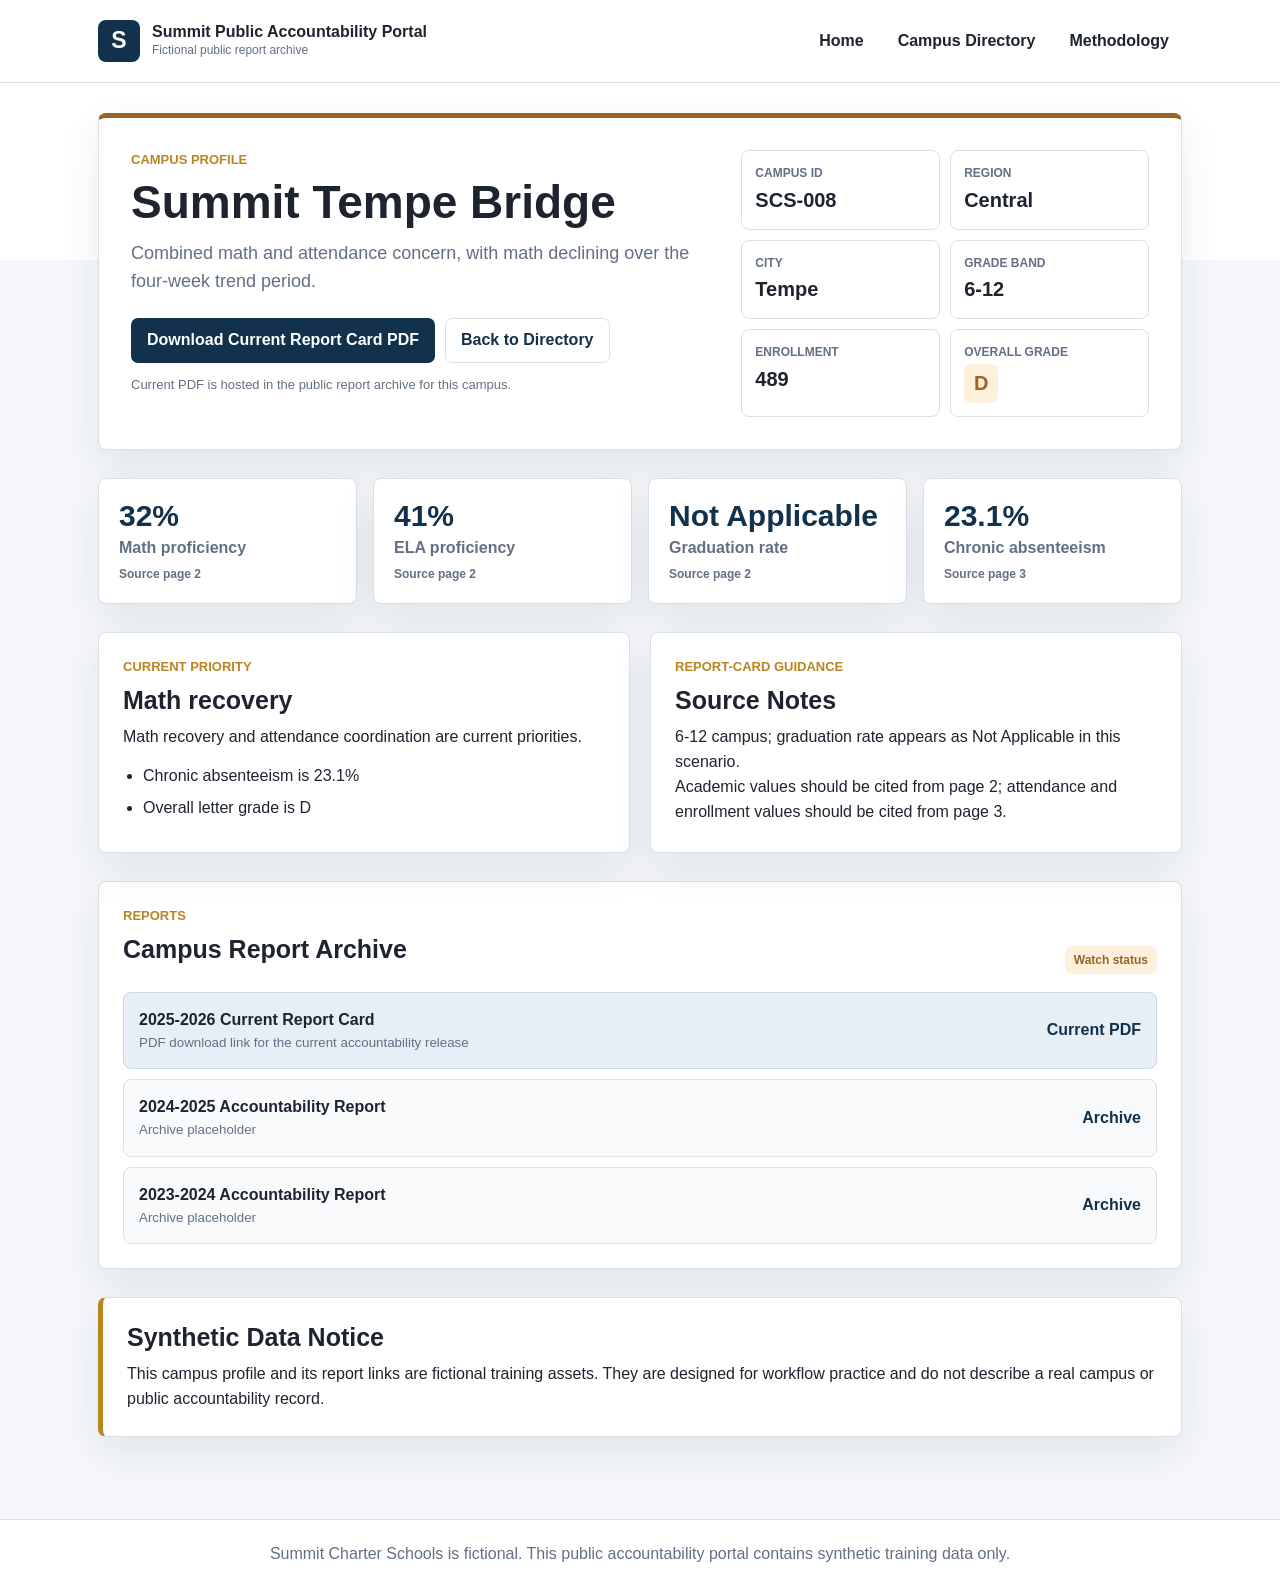
<file: campuses/summit-tempe-bridge.html>
<!doctype html>
<html lang="en">
<head>
  <meta charset="utf-8">
  <meta name="viewport" content="width=device-width, initial-scale=1">
  <title>Summit Tempe Bridge | Summit Public Accountability Portal</title>
  <link rel="stylesheet" href="../styles.css">
</head>
<body>
  <header class="site-header compact">
    <div class="header-inner">
      <a class="brand" href="../index.html" aria-label="Summit Public Accountability Portal home">
        <span class="brand-mark">S</span>
        <span><strong>Summit Public Accountability Portal</strong><small>Fictional public report archive</small></span>
      </a>
      <nav aria-label="Primary navigation">
        <a href="../index.html">Home</a>
        <a href="../campus-directory.html">Campus Directory</a>
        <a href="../methodology.html">Methodology</a>
      </nav>
    </div>
  </header>
  <main data-campus-id="SCS-008">
    <section class="page-title"><p class="eyebrow">Campus profile</p><h1 class="profile-title">Summit Tempe Bridge</h1><p class="lede profile-lede">Loading current campus report profile.</p><p><a class="text-link" href="../reports/current/summit-tempe-bridge-current-report-card.pdf" download>Current Report Card PDF</a></p></section>
  </main>
  <footer><p>Summit Charter Schools is fictional. This public accountability portal contains synthetic training data only.</p></footer>
  <script src="../campus-data.js"></script>
  <script src="../campus-profile.js"></script>
</body>
</html>
</file>
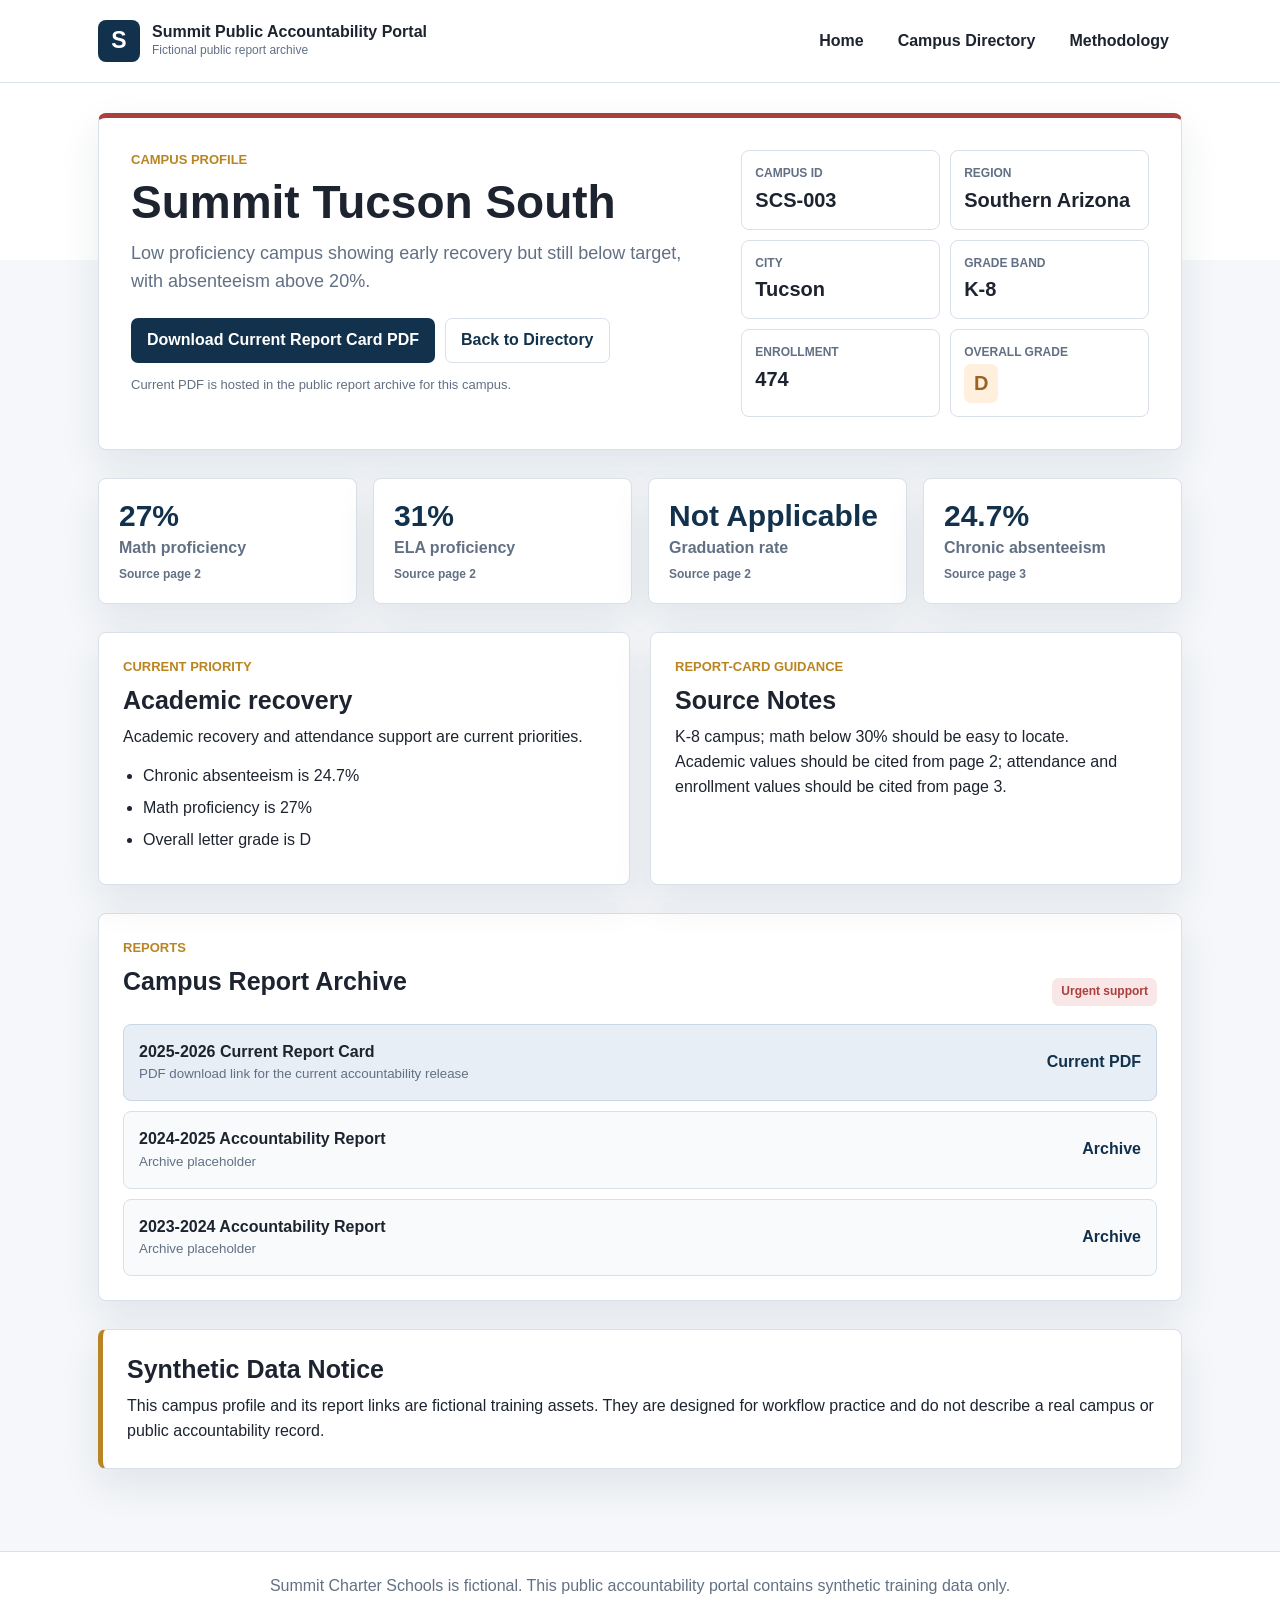
<file: campuses/summit-tucson-south.html>
<!doctype html>
<html lang="en">
<head>
  <meta charset="utf-8">
  <meta name="viewport" content="width=device-width, initial-scale=1">
  <title>Summit Tucson South | Summit Public Accountability Portal</title>
  <link rel="stylesheet" href="../styles.css">
</head>
<body>
  <header class="site-header compact">
    <div class="header-inner">
      <a class="brand" href="../index.html" aria-label="Summit Public Accountability Portal home">
        <span class="brand-mark">S</span>
        <span><strong>Summit Public Accountability Portal</strong><small>Fictional public report archive</small></span>
      </a>
      <nav aria-label="Primary navigation">
        <a href="../index.html">Home</a>
        <a href="../campus-directory.html">Campus Directory</a>
        <a href="../methodology.html">Methodology</a>
      </nav>
    </div>
  </header>
  <main data-campus-id="SCS-003">
    <section class="page-title"><p class="eyebrow">Campus profile</p><h1 class="profile-title">Summit Tucson South</h1><p class="lede profile-lede">Loading current campus report profile.</p><p><a class="text-link" href="../reports/current/summit-tucson-south-current-report-card.pdf" download>Current Report Card PDF</a></p></section>
  </main>
  <footer><p>Summit Charter Schools is fictional. This public accountability portal contains synthetic training data only.</p></footer>
  <script src="../campus-data.js"></script>
  <script src="../campus-profile.js"></script>
</body>
</html>
</file>
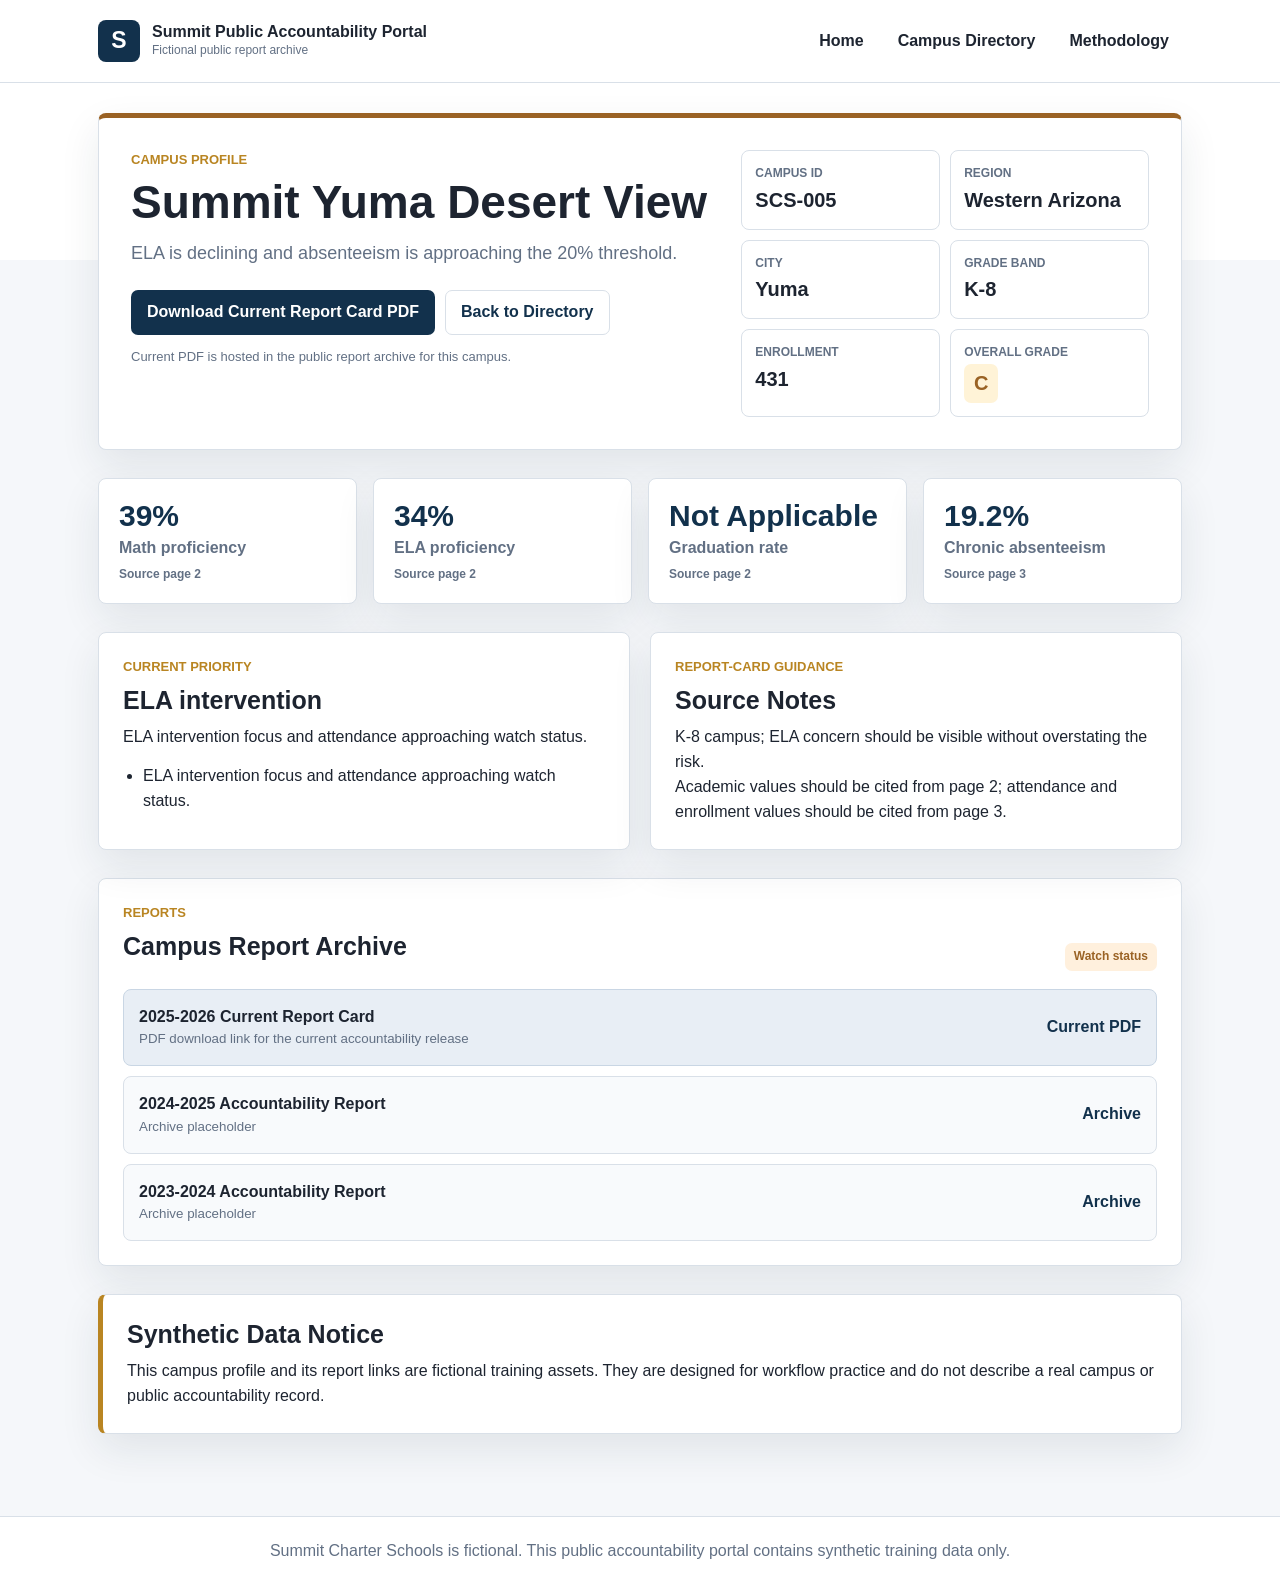
<file: campuses/summit-yuma-desert-view.html>
<!doctype html>
<html lang="en">
<head>
  <meta charset="utf-8">
  <meta name="viewport" content="width=device-width, initial-scale=1">
  <title>Summit Yuma Desert View | Summit Public Accountability Portal</title>
  <link rel="stylesheet" href="../styles.css">
</head>
<body>
  <header class="site-header compact">
    <div class="header-inner">
      <a class="brand" href="../index.html" aria-label="Summit Public Accountability Portal home">
        <span class="brand-mark">S</span>
        <span><strong>Summit Public Accountability Portal</strong><small>Fictional public report archive</small></span>
      </a>
      <nav aria-label="Primary navigation">
        <a href="../index.html">Home</a>
        <a href="../campus-directory.html">Campus Directory</a>
        <a href="../methodology.html">Methodology</a>
      </nav>
    </div>
  </header>
  <main data-campus-id="SCS-005">
    <section class="page-title"><p class="eyebrow">Campus profile</p><h1 class="profile-title">Summit Yuma Desert View</h1><p class="lede profile-lede">Loading current campus report profile.</p><p><a class="text-link" href="../reports/current/summit-yuma-desert-view-current-report-card.pdf" download>Current Report Card PDF</a></p></section>
  </main>
  <footer><p>Summit Charter Schools is fictional. This public accountability portal contains synthetic training data only.</p></footer>
  <script src="../campus-data.js"></script>
  <script src="../campus-profile.js"></script>
</body>
</html>
</file>
<file: styles.css>
:root {
  --ink: #1d2430;
  --muted: #627084;
  --line: #d9e0e8;
  --panel: #ffffff;
  --wash: #f5f7fa;
  --navy: #12314c;
  --navy-soft: #e8eef5;
  --gold: #b98522;
  --gold-soft: #fff3d7;
  --green: #357960;
  --green-soft: #e5f3ed;
  --red: #aa3f3d;
  --red-soft: #f9e6e6;
  --orange: #9a6224;
  --orange-soft: #fff0dd;
  --shadow: 0 16px 40px rgba(26, 41, 58, 0.09);
}

* {
  box-sizing: border-box;
}

html {
  background: var(--wash);
}

body {
  margin: 0;
  color: var(--ink);
  font-family: Arial, Helvetica, sans-serif;
  line-height: 1.55;
  letter-spacing: 0;
  background:
    linear-gradient(180deg, #ffffff 0, #ffffff 260px, var(--wash) 260px);
}

a {
  color: var(--navy);
  text-decoration: none;
}

a:hover {
  text-decoration: underline;
}

.site-header {
  background: #fff;
  border-bottom: 1px solid var(--line);
}

.header-inner {
  display: flex;
  justify-content: space-between;
  gap: 24px;
  align-items: center;
  max-width: 1180px;
  margin: 0 auto;
  padding: 20px min(5vw, 48px);
}

.brand {
  display: inline-flex;
  align-items: center;
  gap: 12px;
  color: var(--ink);
  min-width: 260px;
}

.brand:hover {
  text-decoration: none;
}

.brand-mark {
  display: grid;
  place-items: center;
  width: 42px;
  height: 42px;
  border-radius: 8px;
  background: var(--navy);
  color: #fff;
  font-size: 23px;
  font-weight: 800;
}

.brand strong,
.brand small {
  display: block;
}

.brand strong {
  font-size: 16px;
  line-height: 1.2;
}

.brand small {
  color: var(--muted);
  font-size: 12px;
}

nav {
  display: flex;
  flex-wrap: wrap;
  gap: 8px;
  justify-content: flex-end;
}

nav a {
  display: inline-flex;
  align-items: center;
  min-height: 38px;
  padding: 7px 12px;
  border: 1px solid transparent;
  border-radius: 7px;
  color: var(--ink);
  font-weight: 700;
}

nav a[aria-current="page"] {
  background: var(--navy-soft);
  border-color: #c9d6e4;
  color: var(--navy);
}

main {
  max-width: 1180px;
  margin: 0 auto;
  padding: 30px min(5vw, 48px) 54px;
}

section {
  margin-bottom: 28px;
}

h1,
h2,
h3,
p {
  margin-top: 0;
}

h1 {
  margin-bottom: 14px;
  font-size: 46px;
  line-height: 1.05;
}

h2 {
  margin-bottom: 10px;
  font-size: 25px;
  line-height: 1.2;
}

h3 {
  margin-bottom: 7px;
  font-size: 18px;
  line-height: 1.25;
}

.eyebrow {
  margin-bottom: 8px;
  color: var(--gold);
  font-size: 13px;
  font-weight: 800;
  letter-spacing: 0;
  text-transform: uppercase;
}

.lede {
  max-width: 760px;
  color: var(--muted);
  font-size: 18px;
}

.muted {
  color: var(--muted);
}

.button {
  display: inline-flex;
  justify-content: center;
  align-items: center;
  min-height: 42px;
  padding: 9px 15px;
  border: 1px solid transparent;
  border-radius: 7px;
  font-weight: 800;
  cursor: pointer;
}

.button:hover {
  text-decoration: none;
}

.button.primary {
  background: var(--navy);
  color: #fff;
}

.button.secondary {
  background: #fff;
  border-color: var(--line);
  color: var(--navy);
}

.button.full {
  width: 100%;
}

.text-link {
  font-weight: 800;
}

.home-hero,
.profile-hero {
  display: grid;
  grid-template-columns: minmax(0, 1.25fr) minmax(320px, 0.75fr);
  gap: 28px;
  align-items: stretch;
  padding: 32px;
  border: 1px solid var(--line);
  border-radius: 8px;
  background: #fff;
  box-shadow: var(--shadow);
}

.profile-hero {
  grid-template-columns: minmax(0, 1fr) minmax(330px, 0.7fr);
  border-top: 5px solid var(--green);
}

.profile-hero.watch {
  border-top-color: var(--orange);
}

.profile-hero.monitor {
  border-top-color: var(--gold);
}

.profile-hero.urgent {
  border-top-color: var(--red);
}

.hero-copy,
.release-visual {
  min-width: 0;
}

.hero-actions,
.profile-actions {
  display: flex;
  flex-wrap: wrap;
  gap: 10px;
  margin-top: 22px;
}

.release-visual {
  display: flex;
}

.map-card {
  width: 100%;
  min-height: 330px;
  padding: 20px;
  border: 1px solid var(--line);
  border-radius: 8px;
  background: #f8fafc;
}

.map-title {
  display: flex;
  justify-content: space-between;
  gap: 16px;
  margin-bottom: 16px;
  color: var(--muted);
}

.map-title strong {
  color: var(--ink);
}

.az-map {
  position: relative;
  height: 210px;
  margin: 0 auto 18px;
  max-width: 240px;
  clip-path: polygon(32% 0, 83% 4%, 91% 48%, 74% 100%, 20% 86%, 8% 36%);
  background:
    linear-gradient(160deg, #edf2f7 0, #dbe5ee 100%);
  border: 1px solid #cbd6e2;
}

.map-dot {
  position: absolute;
  width: 11px;
  height: 11px;
  border: 2px solid #fff;
  border-radius: 50%;
  background: var(--gold);
  box-shadow: 0 2px 8px rgba(29, 36, 48, 0.25);
}

.phoenix { left: 46%; top: 52%; }
.mesa { left: 56%; top: 53%; }
.tucson { left: 58%; top: 78%; }
.flagstaff { left: 43%; top: 18%; }
.yuma { left: 21%; top: 78%; }
.chandler { left: 55%; top: 58%; }
.glendale { left: 42%; top: 50%; }
.tempe { left: 52%; top: 55%; }
.maricopa { left: 50%; top: 66%; }
.prescott { left: 38%; top: 34%; }

.mini-facts,
.facts {
  display: grid;
  grid-template-columns: repeat(3, minmax(0, 1fr));
  gap: 10px;
  margin: 0;
}

.facts {
  grid-template-columns: repeat(2, minmax(0, 1fr));
  align-content: start;
}

.mini-facts div,
.facts div {
  padding: 13px;
  border: 1px solid var(--line);
  border-radius: 8px;
  background: #fff;
}

.mini-facts dt,
.facts dt {
  color: var(--muted);
  font-size: 12px;
  font-weight: 800;
  text-transform: uppercase;
}

.mini-facts dd,
.facts dd {
  margin: 2px 0 0;
  font-size: 20px;
  font-weight: 800;
}

.summary-strip,
.metric-grid,
.campus-cards {
  display: grid;
  grid-template-columns: repeat(4, minmax(0, 1fr));
  gap: 16px;
}

.campus-cards {
  grid-template-columns: repeat(3, minmax(0, 1fr));
}

.summary-card,
.metric-card,
.campus-card,
article,
.side-panel,
.wide-panel,
.directory-panel,
.filter-panel,
.grade-panel,
.notice,
.page-title {
  border: 1px solid var(--line);
  border-radius: 8px;
  background: var(--panel);
  box-shadow: var(--shadow);
}

.summary-card,
.metric-card {
  display: flex;
  flex-direction: column;
  gap: 4px;
  min-height: 122px;
  padding: 20px;
}

.metric-value {
  color: var(--navy);
  font-size: 30px;
  font-weight: 800;
  line-height: 1.1;
}

.metric-label,
.source-note {
  color: var(--muted);
  font-weight: 700;
}

.source-note {
  margin-top: auto;
  font-size: 12px;
}

.portal-grid,
.content-grid {
  display: grid;
  grid-template-columns: minmax(0, 1fr) minmax(300px, 0.42fr);
  gap: 20px;
}

.content-grid {
  grid-template-columns: repeat(2, minmax(0, 1fr));
}

article,
.side-panel,
.wide-panel,
.directory-panel,
.grade-panel,
.notice,
.page-title {
  padding: 24px;
}

.section-heading {
  display: flex;
  justify-content: space-between;
  gap: 18px;
  align-items: end;
  margin-bottom: 16px;
}

.archive-list,
.report-list {
  display: grid;
  gap: 10px;
  margin-top: 18px;
}

.archive-list div,
.report-row {
  display: flex;
  justify-content: space-between;
  gap: 18px;
  padding: 15px;
  border: 1px solid var(--line);
  border-radius: 8px;
  background: #f8fafc;
}

.archive-list strong,
.archive-list span,
.report-row strong,
.report-row small {
  display: block;
}

.archive-list span,
.report-row small {
  color: var(--muted);
}

.report-row {
  align-items: center;
  color: var(--ink);
}

.report-row:hover {
  text-decoration: none;
  border-color: #b8c8d9;
}

.report-row.current {
  background: var(--navy-soft);
  border-color: #c9d6e4;
}

.report-row em {
  flex: 0 0 auto;
  color: var(--navy);
  font-style: normal;
  font-weight: 800;
}

.campus-card {
  min-height: 225px;
  padding: 20px;
  color: var(--ink);
}

.campus-card:hover {
  text-decoration: none;
  border-color: #b8c8d9;
}

.campus-card.urgent {
  border-top: 5px solid var(--red);
}

.campus-card.watch {
  border-top: 5px solid var(--orange);
}

.campus-card p {
  color: var(--muted);
}

.card-meta {
  display: block;
  margin-top: 16px;
  color: var(--navy);
  font-size: 13px;
  font-weight: 800;
}

.badge,
.status-pill {
  display: inline-flex;
  align-items: center;
  justify-content: center;
  min-width: 34px;
  min-height: 30px;
  padding: 4px 9px;
  border-radius: 7px;
  font-weight: 900;
}

.badge-a {
  background: var(--green-soft);
  color: var(--green);
}

.badge-b {
  background: var(--navy-soft);
  color: var(--navy);
}

.badge-c {
  background: var(--gold-soft);
  color: var(--orange);
}

.badge-d {
  background: var(--orange-soft);
  color: var(--orange);
}

.badge-f {
  background: var(--red-soft);
  color: var(--red);
}

.status-pill {
  min-width: 0;
  min-height: 28px;
  font-size: 12px;
}

.status-pill.steady {
  background: var(--green-soft);
  color: var(--green);
}

.status-pill.monitor {
  background: var(--gold-soft);
  color: var(--orange);
}

.status-pill.watch {
  background: var(--orange-soft);
  color: var(--orange);
}

.status-pill.urgent {
  background: var(--red-soft);
  color: var(--red);
}

.grade-panel {
  display: grid;
  grid-template-columns: minmax(260px, 0.35fr) minmax(0, 1fr);
  gap: 24px;
  align-items: center;
}

.grade-bars {
  display: grid;
  gap: 12px;
}

.grade-bars div {
  display: grid;
  grid-template-columns: 28px minmax(0, 1fr) 30px;
  gap: 12px;
  align-items: center;
}

.grade-bars span,
.grade-bars strong {
  font-weight: 900;
}

meter {
  width: 100%;
  height: 15px;
}

.filter-panel {
  display: grid;
  grid-template-columns: minmax(240px, 1.3fr) repeat(4, minmax(130px, 1fr)) auto;
  gap: 12px;
  align-items: end;
  padding: 18px;
}

label {
  display: grid;
  gap: 6px;
  color: var(--ink);
  font-size: 13px;
  font-weight: 800;
}

input,
select {
  width: 100%;
  min-height: 42px;
  padding: 9px 10px;
  border: 1px solid #c8d2de;
  border-radius: 7px;
  background: #fff;
  color: var(--ink);
  font: inherit;
}

input:focus,
select:focus,
.button:focus,
a:focus {
  outline: 3px solid rgba(185, 133, 34, 0.28);
  outline-offset: 2px;
}

.table-wrap {
  overflow-x: auto;
}

table {
  width: 100%;
  border-collapse: collapse;
  font-size: 14px;
}

th,
td {
  padding: 13px 11px;
  border-bottom: 1px solid var(--line);
  text-align: left;
  vertical-align: top;
}

th {
  background: #f0f4f8;
  color: var(--navy);
  font-size: 12px;
  text-transform: uppercase;
}

.table-subtext {
  display: block;
  color: var(--muted);
  font-size: 12px;
  font-weight: 700;
}

.empty-state {
  margin: 18px 0 0;
  padding: 16px;
  border: 1px dashed #b9c6d4;
  border-radius: 8px;
  color: var(--muted);
  text-align: center;
}

.definition-grid {
  display: grid;
  grid-template-columns: repeat(4, minmax(0, 1fr));
  gap: 14px;
}

.definition-grid div {
  padding: 16px;
  border: 1px solid var(--line);
  border-radius: 8px;
  background: #f8fafc;
}

.definition-grid p,
.campus-card p,
.wide-panel p,
.side-panel p,
article p,
.notice p {
  margin-bottom: 0;
}

.check-list {
  margin: 14px 0 0;
  padding-left: 20px;
}

.check-list li {
  margin: 7px 0;
}

.download-note {
  margin: 12px 0 0;
  color: var(--muted);
  font-size: 13px;
}

.notice {
  border-left: 5px solid var(--gold);
}

footer {
  padding: 22px min(5vw, 48px);
  border-top: 1px solid var(--line);
  background: #fff;
  color: var(--muted);
  text-align: center;
}

footer p {
  margin: 0;
}

@media (max-width: 980px) {
  .header-inner,
  .home-hero,
  .profile-hero,
  .portal-grid,
  .content-grid,
  .grade-panel {
    grid-template-columns: 1fr;
  }

  .header-inner {
    display: grid;
  }

  nav {
    justify-content: flex-start;
  }

  .summary-strip,
  .metric-grid,
  .campus-cards,
  .definition-grid {
    grid-template-columns: repeat(2, minmax(0, 1fr));
  }

  .filter-panel {
    grid-template-columns: repeat(2, minmax(0, 1fr));
  }
}

@media (max-width: 660px) {
  main {
    padding-top: 20px;
  }

  h1 {
    font-size: 34px;
  }

  .home-hero,
  .profile-hero,
  .page-title,
  article,
  .side-panel,
  .wide-panel,
  .directory-panel,
  .grade-panel,
  .notice {
    padding: 20px;
  }

  .summary-strip,
  .metric-grid,
  .campus-cards,
  .definition-grid,
  .facts,
  .mini-facts,
  .filter-panel {
    grid-template-columns: 1fr;
  }

  .section-heading,
  .archive-list div,
  .report-row {
    align-items: flex-start;
    flex-direction: column;
  }
}
</file>
